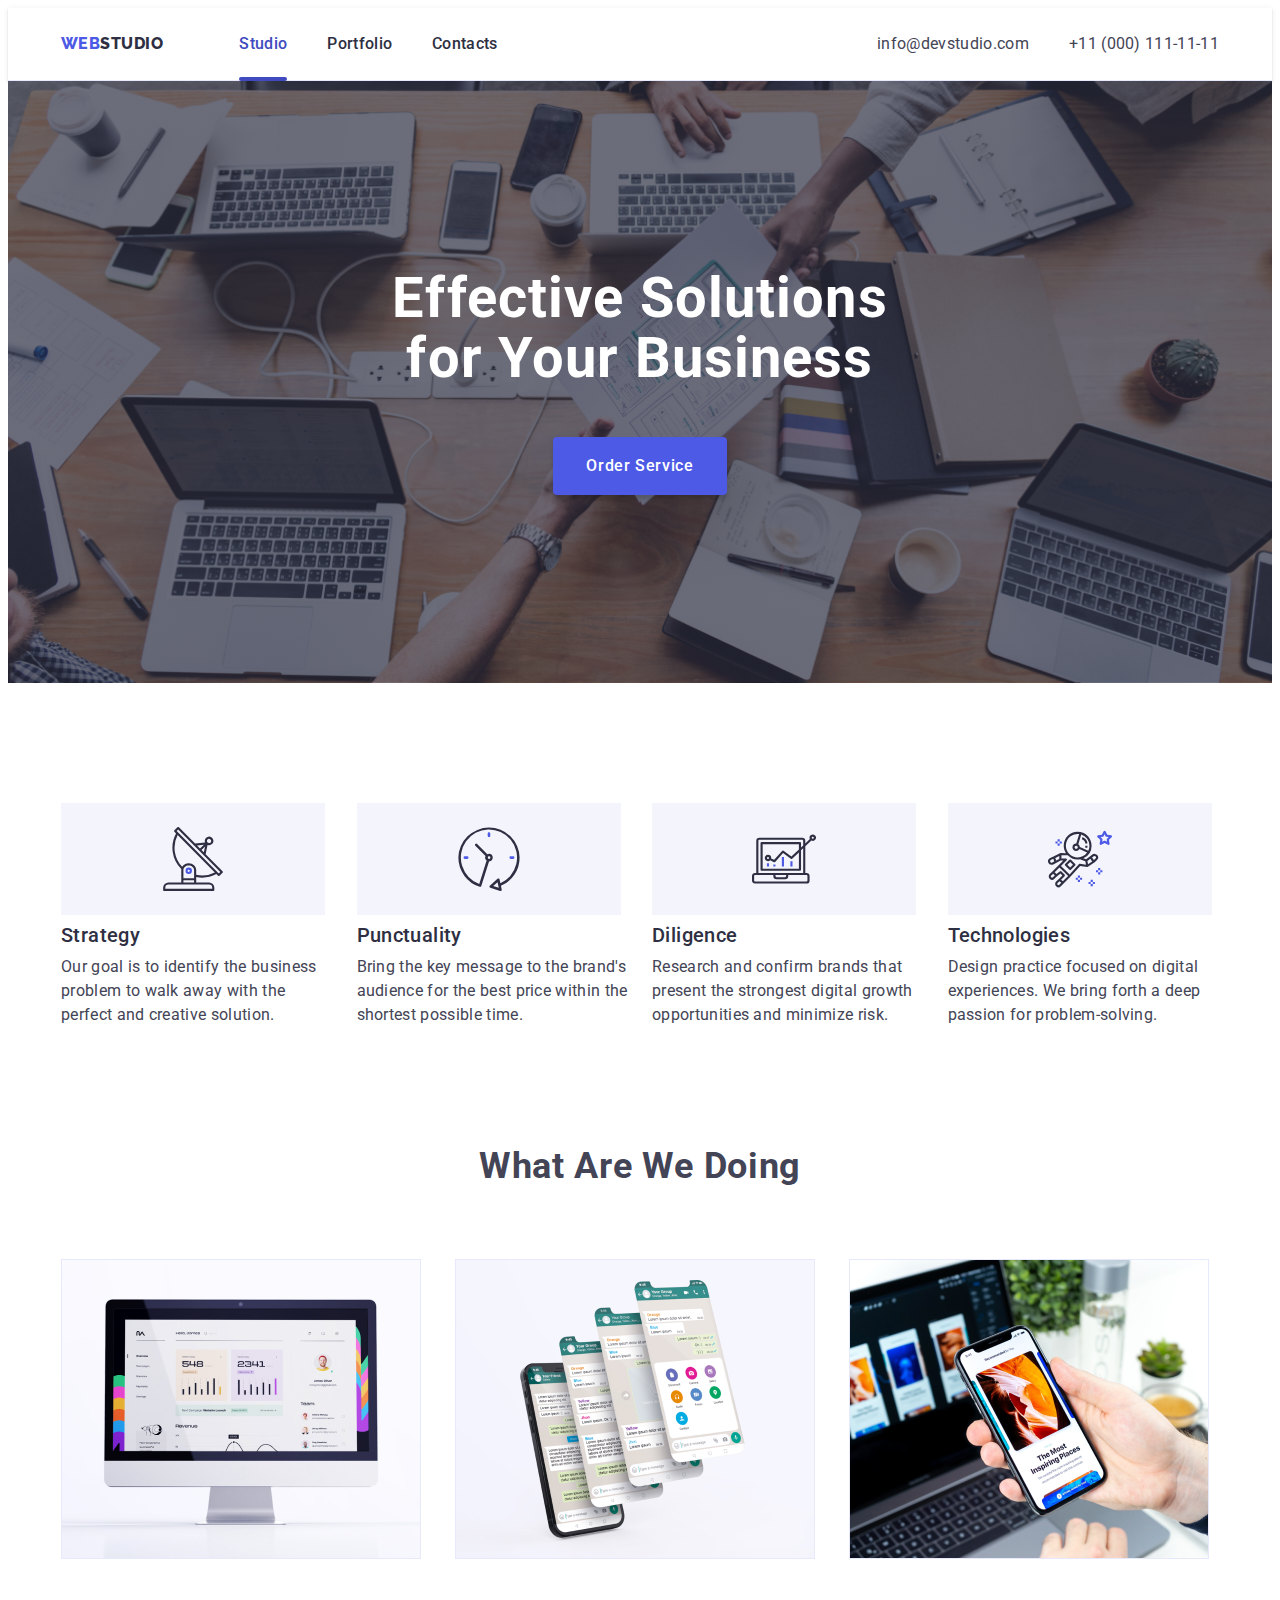
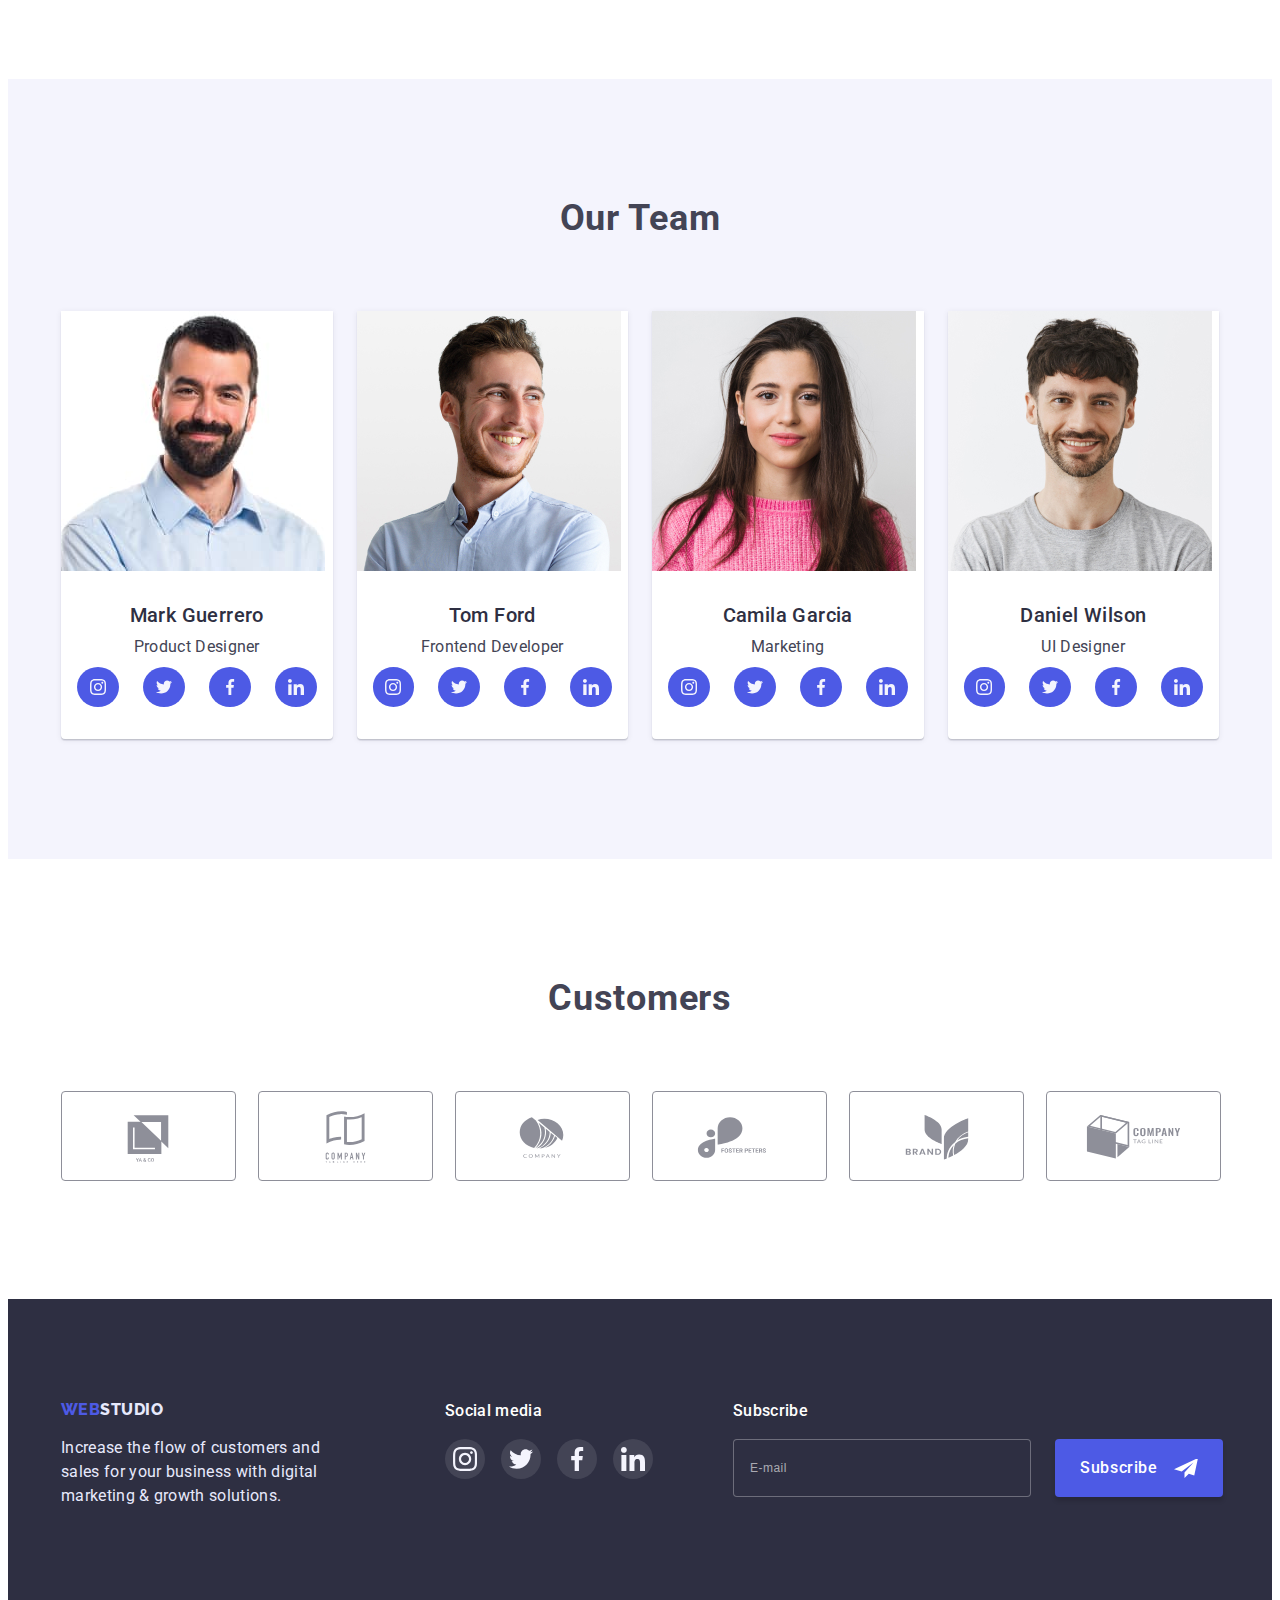
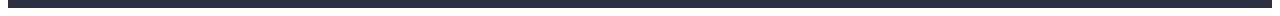
<file: index.html>
<!DOCTYPE html>
<html lang="en">
  <head>
    <meta charset="UTF-8" />
    <meta http-equiv="X-UA-Compatible" content="IE=edge" />
    <meta name="viewport" content="width=device-width, initial-scale=1.0" />
    <title>WebStudio</title>
    <link rel="preconnect" href="https://fonts.googleapis.com" />
    <link rel="preconnect" href="https://fonts.gstatic.com" crossorigin />
    <link
      href="https://fonts.googleapis.com/css2?family=Raleway:wght@800&family=Roboto:wght@400;500;700&display=swap"
      rel="stylesheet"
    />
    <link
      rel="stylesheet"
      href="https://cdnjs.cloudflare.com/ajax/libs/modern-normalize/1.1.0/modern-normalize.min.css"
      integrity="sha512-wpPYUAdjBVSE4KJnH1VR1HeZfpl1ub8YT/NKx4PuQ5NmX2tKuGu6U/JRp5y+Y8XG2tV+wKQpNHVUX03MfMFn9Q=="
      crossorigin="anonymous"
      referrerpolicy="no-referrer"
    />
    <link rel="stylesheet" href="./css/mobile.css" />
    <link
      rel="stylesheet"
      href="./css/tablet.css"
      media="screen and (min-width: 768px)"
    />
    <link
      rel="stylesheet"
      href="./css/descktop.css"
      media="screen and (min-width: 1200px)"
    />
  </head>
  <body>
    <!-- Header -->
    <header class="header">
      <div class="container header-container">
        <nav class="header-nav">
          <a href="./index.html" class="link logo"
            >Web<span class="part-logo">Studio</span></a
          >

          <ul class="header-menu">
            <li>
              <a href="" class="header-link link current">Studio</a>
            </li>
            <li>
              <a href="./portfolio.html" class="header-link link">Portfolio</a>
            </li>
            <li><a href="" class="header-link link">Contacts</a></li>
          </ul>
        </nav>
        <address class="address">
          <ul class="contacts-list">
            <li>
              <a href="mailto:info@devstudio.com" class="header-contacts link"
                >info@devstudio.com</a
              >
            </li>
            <li>
              <a href="tel:+110001111111" class="header-contacts link"
                >+11 (000) 111-11-11</a
              >
            </li>
          </ul>
        </address>
        <button type="button" class="header-burger js-open-menu">
          <svg class="burger" width="42" height="32">
            <use
              class="icon-burger"
              href="./images/sprite-burger.svg#icon-menu-burger"
            ></use>
          </svg>
        </button>
      </div>
    </header>
    <main>
      <!-- Hero -->
      <section class="hero">
        <div class="container">
          <h1 class="hero-title">Effective Solutions for Your Business</h1>
          <button type="button" class="hero-btn" data-modal-open>
            Order Service
          </button>
        </div>
      </section>

      <!-- Section feature -->
      <section class="section">
        <div class="container">
          <h2 class="visually-hidden">Our goal</h2>
          <ul class="feature-list">
            <li class="feature-item">
              <div class="feature-icon-container">
                <svg class="feature-icon">
                  <use href="./images/sprite.svg#icon-antenna"></use>
                </svg>
              </div>
              <h3 class="feature-title">Strategy</h3>
              <p class="feature-text">
                Our goal is to identify the business problem to walk away with
                the perfect and creative solution.
              </p>
            </li>
            <li class="feature-item">
              <div class="feature-icon-container">
                <svg class="feature-icon">
                  <use href="./images/sprite.svg#icon-clock"></use>
                </svg>
              </div>
              <h3 class="feature-title">Punctuality</h3>
              <p class="feature-text">
                Bring the key message to the brand's audience for the best price
                within the shortest possible time.
              </p>
            </li>
            <li class="feature-item">
              <div class="feature-icon-container">
                <svg class="feature-icon">
                  <use href="./images/sprite.svg#icon-diagram"></use>
                </svg>
              </div>
              <h3 class="feature-title">Diligence</h3>
              <p class="feature-text">
                Research and confirm brands that present the strongest digital
                growth opportunities and minimize risk.
              </p>
            </li>
            <li class="feature-item">
              <div class="feature-icon-container">
                <svg class="feature-icon">
                  <use href="./images/sprite.svg#icon-astronaut"></use>
                </svg>
              </div>
              <h3 class="feature-title">Technologies</h3>
              <p class="feature-text">
                Design practice focused on digital experiences. We bring forth a
                deep passion for problem-solving.
              </p>
            </li>
          </ul>
        </div>
      </section>

      <!-- Section 2 -->

      <section class="section sect-two">
        <div class="container">
          <h2 class="title">What are we doing</h2>
          <ul class="img-list">
            <li class="img-item">
              <img
                srcset="./images/img_1.jpg 1x, ./images/monitor@2x.jpg 2x"
                src="./images/img_1.jpg"
                alt="Monitor"
                width="360"
              />
            </li>
            <li class="img-item">
              <img
                srcset="./images/img_2.jpg 1x, ./images/mobile@2x.jpg 2x"
                src="./images/img_2.jpg"
                alt="Messenger"
                width="360"
              />
            </li>
            <li class="img-item">
              <img
                srcset="./images/img_3.jpg 1x, ./images/laptop@2x.jpg 2x"
                src="./images/img_3.jpg"
                alt="Mobile phone"
                width="360"
              />
            </li>
          </ul>
        </div>
      </section>

      <!--  Section our team -->

      <section class="section section-team">
        <div class="container">
          <h2 class="title-team">Our Team</h2>
          <ul class="card-list-container">
            <li class="team-card">
              <img
                srcset="./images/mark1x.jpg 1x, ./images/mark@2x.jpg 2x"
                src="./images/img.product_designer.jpg"
                alt="Mark Guerrero"
                width="264"
              />
              <div class="aside">
                <h3 class="name">Mark Guerrero</h3>
                <p class="profession">Product Designer</p>
                <ul class="socials-list">
                  <li class="socials-item">
                    <a class="socials-link" href=""
                      ><svg class="socials-icon">
                        <use href="./images/icons.svg#icon-instagram-2"></use>
                      </svg>
                    </a>
                  </li>
                  <li class="socials-item">
                    <a class="socials-link" href=""
                      ><svg class="socials-icon">
                        <use href="./images/icons.svg#icon-twitter-1"></use>
                      </svg>
                    </a>
                  </li>
                  <li class="socials-item">
                    <a class="socials-link" href=""
                      ><svg class="socials-icon">
                        <use href="./images/icons.svg#icon-facebook-1"></use>
                      </svg>
                    </a>
                  </li>
                  <li class="socials-item">
                    <a class="socials-link" href=""
                      ><svg class="socials-icon">
                        <use
                          href="./images/icons.svg#icon-linkedin-1"
                        ></use></svg
                    ></a>
                  </li>
                </ul>
              </div>
            </li>
            <li class="team-card">
              <img
                srcset="
                  ./images/img.frontend_developer.jpg 1x,
                  ./images/tom@2x.jpg                 2x
                "
                src="./images/img.frontend_developer.jpg"
                alt="Tom Ford"
                width="264"
              />
              <div class="aside">
                <h3 class="name">Tom Ford</h3>
                <p class="profession">Frontend Developer</p>
                <ul class="socials-list">
                  <li class="socials-item">
                    <a class="socials-link" href=""
                      ><svg class="socials-icon">
                        <use
                          href="./images/icons.svg#icon-instagram-2"
                        ></use></svg
                    ></a>
                  </li>
                  <li class="socials-item">
                    <a class="socials-link" href=""
                      ><svg class="socials-icon">
                        <use
                          href="./images/icons.svg#icon-twitter-1"
                        ></use></svg
                    ></a>
                  </li>
                  <li class="socials-item">
                    <a class="socials-link" href=""
                      ><svg class="socials-icon">
                        <use
                          href="./images/icons.svg#icon-facebook-1"
                        ></use></svg
                    ></a>
                  </li>
                  <li class="socials-item">
                    <a class="socials-link" href=""
                      ><svg class="socials-icon">
                        <use
                          href="./images/icons.svg#icon-linkedin-1"
                        ></use></svg
                    ></a>
                  </li>
                </ul>
              </div>
            </li>
            <li class="team-card">
              <img
                srcset="
                  ./images/img.marketing.jpg 1x,
                  ./images/camilla@2x.jpg    2x
                "
                src="./images/img.marketing.jpg"
                alt="Camila Garcia"
                width="264"
              />
              <div class="aside">
                <h3 class="name">Camila Garcia</h3>
                <p class="profession">Marketing</p>
                <ul class="socials-list">
                  <li class="socials-item">
                    <a class="socials-link" href=""
                      ><svg class="socials-icon">
                        <use
                          href="./images/icons.svg#icon-instagram-2"
                        ></use></svg
                    ></a>
                  </li>
                  <li class="socials-item">
                    <a class="socials-link" href=""
                      ><svg class="socials-icon">
                        <use
                          href="./images/icons.svg#icon-twitter-1"
                        ></use></svg
                    ></a>
                  </li>
                  <li class="socials-item">
                    <a class="socials-link" href=""
                      ><svg class="socials-icon">
                        <use
                          href="./images/icons.svg#icon-facebook-1"
                        ></use></svg
                    ></a>
                  </li>
                  <li class="socials-item">
                    <a class="socials-link" href=""
                      ><svg class="socials-icon">
                        <use
                          href="./images/icons.svg#icon-linkedin-1"
                        ></use></svg
                    ></a>
                  </li>
                </ul>
              </div>
            </li>
            <li class="team-card">
              <img
                srcset="
                  ./images/img.ui_designer.jpg 1x,
                  ./images/daniel@2x.jpg       2x
                "
                src="./images/img.ui_designer.jpg"
                alt="Daniel Wilson"
                width="264"
              />
              <div class="aside">
                <h3 class="name">Daniel Wilson</h3>
                <p class="profession">UI Designer</p>
                <ul class="socials-list">
                  <li class="socials-item">
                    <a class="socials-link" href=""
                      ><svg class="socials-icon">
                        <use
                          href="./images/icons.svg#icon-instagram-2"
                        ></use></svg
                    ></a>
                  </li>
                  <li class="socials-item">
                    <a class="socials-link" href=""
                      ><svg class="socials-icon">
                        <use
                          href="./images/icons.svg#icon-twitter-1"
                        ></use></svg
                    ></a>
                  </li>
                  <li class="socials-item">
                    <a class="socials-link" href=""
                      ><svg class="socials-icon">
                        <use
                          href="./images/icons.svg#icon-facebook-1"
                        ></use></svg
                    ></a>
                  </li>
                  <li class="socials-item">
                    <a class="socials-link" href=""
                      ><svg class="socials-icon">
                        <use
                          href="./images/icons.svg#icon-linkedin-1"
                        ></use></svg
                    ></a>
                  </li>
                </ul>
              </div>
            </li>
          </ul>
        </div>
      </section>

      <!-- Customers -->

      <section class="section customer-tablet">
        <div class="container">
          <h2 class="customers-title">Customers</h2>
          <ul class="company-list">
            <li class="company-item">
              <a class="company-link" href=""
                ><svg class="company-icon">
                  <use
                    href="./images/sprite-customer.svg#icon-logo-yaco"
                  ></use></svg
              ></a>
            </li>
            <li class="company-item">
              <a class="company-link" href=""
                ><svg class="company-icon">
                  <use
                    href="./images/sprite-customer.svg#icon-logo-here"
                  ></use></svg
              ></a>
            </li>
            <li class="company-item">
              <a class="company-link" href=""
                ><svg class="company-icon">
                  <use
                    href="./images/sprite-customer.svg#icon-logo-2"
                  ></use></svg
              ></a>
            </li>
            <li class="company-item">
              <a class="company-link" href=""
                ><svg class="company-icon">
                  <use
                    href="./images/sprite-customer.svg#icon-logo-fosters"
                  ></use></svg
              ></a>
            </li>
            <li class="company-item">
              <a class="company-link" href=""
                ><svg class="company-icon">
                  <use
                    href="./images/sprite-customer.svg#icon-logo-brand"
                  ></use></svg
              ></a>
            </li>
            <li class="company-item">
              <a class="company-link" href=""
                ><svg class="company-icon">
                  <use
                    href="./images/sprite-customer.svg#icon-logo-tagline"
                  ></use></svg
              ></a>
            </li>
          </ul>
        </div>
      </section>
    </main>

    <!--  Footer  -->

    <footer class="footer-tablet">
      <div class="container footer-container">
        <div class="footer-info">
          <a href="./index.html" class="link logo"
            >Web<span class="logo-foot">Studio</span></a
          >
          <p class="footer-text">
            Increase the flow of customers and sales for your business with
            digital marketing & growth solutions.
          </p>
        </div>
        <div class="social-block">
          <p class="footer-title">Social media</p>
          <ul class="media-list">
            <li class="media-item">
              <a class="media-link" href=""
                ><svg class="media-icon">
                  <use href="./images/icons.svg#icon-instagram-2"></use></svg
              ></a>
            </li>
            <li class="media-item">
              <a class="media-link" href=""
                ><svg class="media-icon">
                  <use href="./images/icons.svg#icon-twitter-1"></use></svg
              ></a>
            </li>
            <li class="media-item">
              <a class="media-link" href=""
                ><svg class="media-icon">
                  <use href="./images/icons.svg#icon-facebook-1"></use></svg
              ></a>
            </li>
            <li class="media-item">
              <a class="media-link" href="">
                <svg class="media-icon">
                  <use href="./images/icons.svg#icon-linkedin-1"></use>
                </svg>
              </a>
            </li>
          </ul>
        </div>

        <div class="div-subscribe">
          <p class="footer-title">Subscribe</p>
          <form
            class="form-subscribe"
            name="footer-form"
            autocomplete="off"
            novalidate
          >
            <input class="input-footer" type="email" placeholder="E-mail" />
            <button class="btn-subscribe" type="submit">
              Subscribe
              <svg class="svg-subscribe">
                <use href="./images/sprite-input.svg#icon-Frame"></use>
              </svg>
            </button>
          </form>
        </div>
      </div>
    </footer>

    <!-- Modal -->

    <div class="backdrop is-hidden" data-modal>
      <div class="modal">
        <button type="button" class="modal-close-btn" data-modal-close>
          <svg class="modal-close-btn-icon" width="8" height="8">
            <use href="./images/sprite-close.svg#icon-close-black"></use>
          </svg>
        </button>
        <p class="modal-title">Leave your contacts and we will call you back</p>

        <!--  Form   -->

        <form class="form" name="contact-form" autocomplete="off">
          <div class="form-field">
            <label class="form-label" for="user-name"
              ><span class="label-input-descr">Name</span></label
            >
            <span class="input-svg-wrapper">
              <input
                class="form-input"
                id="user-name"
                type="text"
                name="user-name"
                autofocus
                pattern="^[a-zA-Z-яА-Я]+" />
              <svg class="modal-icon">
                <use
                  href="./images/sprite-input.svg#icon-person-black"
                ></use></svg
            ></span>
          </div>
          <div class="form-field">
            <label class="form-label" for="user-phone"
              ><span class="label-input-descr">Phone</span></label
            >
            <span class="input-svg-wrapper">
              <input
                class="form-input"
                type="tel"
                name="user-phone"
                id="user-phone"
                pattern="^/+[0-9]{12}" />
              <svg class="modal-icon">
                <use
                  href="./images/sprite-input.svg#icon-phone-black"
                ></use></svg
            ></span>
          </div>
          <div class="form-field">
            <label class="form-label" for="user-email"
              ><span class="label-input-descr">Email</span></label
            >
            <span class="input-svg-wrapper">
              <input
                class="form-input"
                id="user-email"
                type="email"
                name="user-email" />
              <svg class="modal-icon">
                <use
                  href="./images/sprite-input.svg#icon-email-black"
                ></use></svg
            ></span>
          </div>
          <div class="comment">
            <label for="user-comment"
              ><span class="label-input-descr">Comment</span></label
            >
            <textarea
              class="textarea"
              name="user-comment"
              id="user-comment"
              placeholder="Text input"
            ></textarea>
          </div>
          <div class="checkbox-wrapper">
            <input
              class="checkbox-input"
              type="checkbox"
              name="privacy-policy"
              id="policy"
            />
            <span class="check-icon"
              ><svg><use href="./images/click.svg"></use></svg
            ></span>
            <label class="checkbox-descr" for="policy">
              I accept the terms and conditions of the
              <a class="policy-link" href=""> Privacy Policy</a></label
            >
          </div>

          <button class="modal-btn" type="submit">Send</button>
        </form>
      </div>
    </div>
    <!-- Modal mobile -->

    <div class="mobile-menu js-menu-container">
      <div class="mobile-menu-container">
        <button type="button" class="mob-modal-close-btn js-close-menu">
          <svg class="" width="8" height="8">
            <use
              class="icon-cross"
              href="./images/sprite-close.svg#icon-close-black"
            ></use>
          </svg>
        </button>
        <nav class="">
          <ul class="modal-nav-list">
            <li>
              <a href="" class="modal-link link current">Studio</a>
            </li>
            <li>
              <a href="./portfolio.html" class="modal-link link">Portfolio</a>
            </li>
            <li><a href="" class="modal-link link">Contacts</a></li>
          </ul>
        </nav>
        <div>
          <address class="mobile-adress">
            <ul class="mobile-contacts-list">
              <li>
                <a
                  href="mailto:info@devstudio.com"
                  class="mail mobile-contacts link"
                  >info@devstudio.com</a
                >
              </li>
              <li>
                <a href="tel:+110001111111" class="number mobile-contacts link"
                  >+11 (000) 111-11-11</a
                >
              </li>
            </ul>
          </address>
          <ul class="mob-soc-list">
            <li class="mob-soc-item">
              <a class="socials-link" href=""
                ><svg class="mob-socials-icon" width="24" height="24">
                  <use href="./images/icons.svg#icon-instagram-2"></use></svg
              ></a>
            </li>
            <li class="mob-soc-item">
              <a class="socials-link" href=""
                ><svg class="mob-socials-icon" width="24" height="24">
                  <use href="./images/icons.svg#icon-twitter-1"></use></svg
              ></a>
            </li>
            <li class="mob-soc-item">
              <a class="socials-link" href=""
                ><svg class="mob-socials-icon" width="24" height="24">
                  <use href="./images/icons.svg#icon-facebook-1"></use></svg
              ></a>
            </li>
            <li class="mob-soc-item">
              <a class="socials-link" href="">
                <svg class="mob-socials-icon" width="24" height="24">
                  <use href="./images/icons.svg#icon-linkedin-1"></use>
                </svg>
              </a>
            </li>
          </ul>
        </div>
      </div>
    </div>
    <script src="./js/modal.js"></script>
    <script src="./js/mobile-menu.js"></script>
  </body>
</html>
</file>
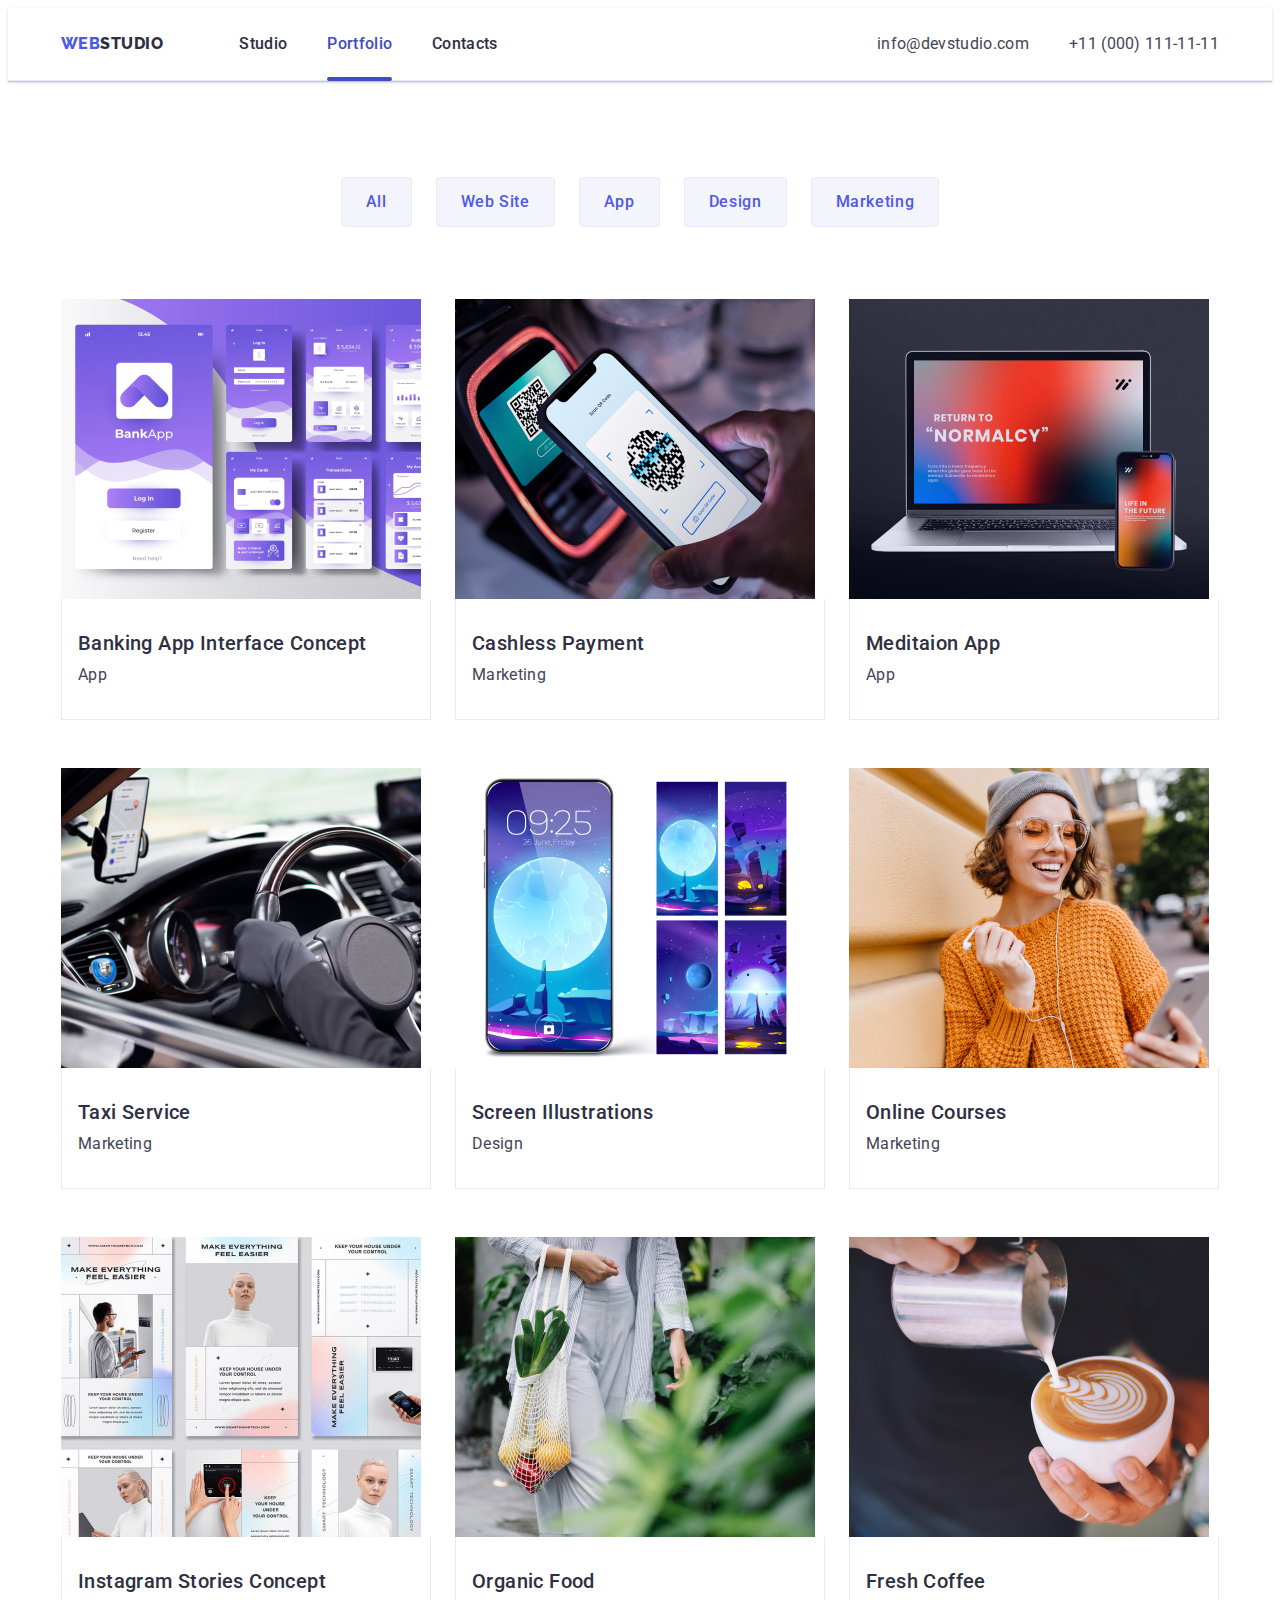
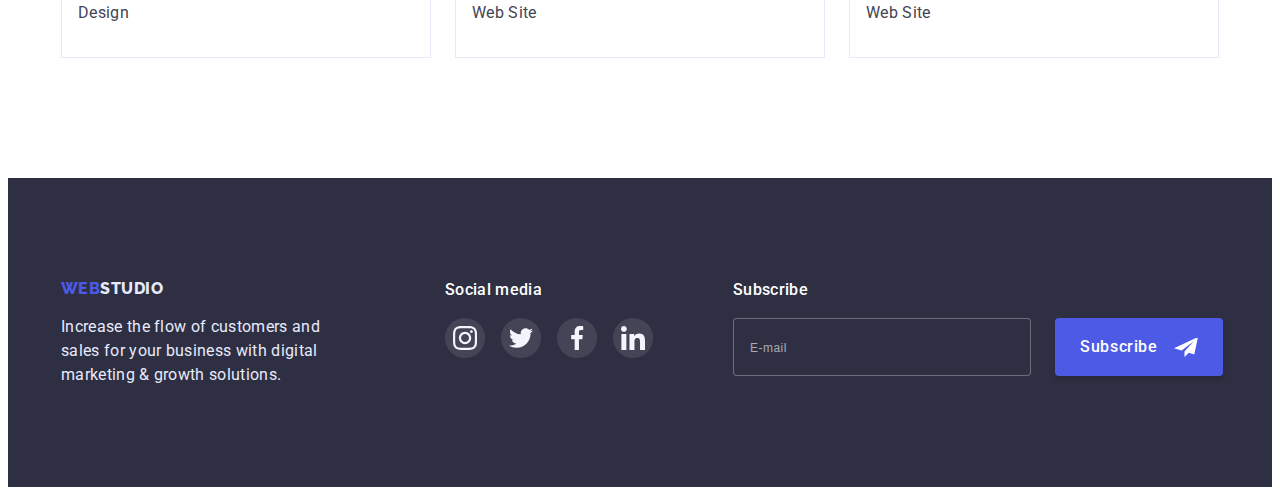
<file: portfolio.html>
<!DOCTYPE html>
<html lang="en">
  <head>
    <meta charset="UTF-8" />
    <meta http-equiv="X-UA-Compatible" content="IE=edge" />
    <meta name="viewport" content="width=device-width, initial-scale=1.0" />
    <title>WebStudio</title>
    <link rel="preconnect" href="https://fonts.googleapis.com" />
    <link rel="preconnect" href="https://fonts.gstatic.com" crossorigin />
    <link
      href="https://fonts.googleapis.com/css2?family=Raleway:wght@800&family=Roboto:wght@400;500;700&display=swap"
      rel="stylesheet"
    />
    <link
      rel="stylesheet"
      href="https://cdnjs.cloudflare.com/ajax/libs/modern-normalize/1.1.0/modern-normalize.min.css"
      integrity="sha512-wpPYUAdjBVSE4KJnH1VR1HeZfpl1ub8YT/NKx4PuQ5NmX2tKuGu6U/JRp5y+Y8XG2tV+wKQpNHVUX03MfMFn9Q=="
      crossorigin="anonymous"
      referrerpolicy="no-referrer"
    />
    <!-- <link rel="stylesheet" href="./css/style.css" /> -->

    <link rel="stylesheet" href="./css/mobile.css" />
    <link
      rel="stylesheet"
      href="./css/tablet.css"
      media="screen and (min-width: 768px)"
    />
    <link
      rel="stylesheet"
      href="./css/descktop.css"
      media="screen and (min-width: 1200px)"
    />
  </head>
  <body>
    <!-- Header -->

    <header class="header">
      <div class="container header-container">
        <nav class="header-nav">
          <a href="./index.html" class="link logo"
            >Web<span class="part-logo">Studio</span></a
          >
          <ul class="header-menu">
            <li>
              <a href="./index.html" class="header-link link">Studio</a>
            </li>
            <li>
              <a href="" class="header-link link current">Portfolio</a>
            </li>
            <li>
              <a href="" class="header-link link">Contacts</a>
            </li>
          </ul>
        </nav>
        <address class="address">
          <ul class="contacts-list">
            <li>
              <a href="mailto:info@devstudio.com" class="header-contacts link"
                >info@devstudio.com</a
              >
            </li>
            <li>
              <a href="tel:+110001111111" class="header-contacts link"
                >+11 (000) 111-11-11</a
              >
            </li>
          </ul>
        </address>
      </div>
    </header>
    <!-- Section portfolio -->
    <main>
      <section class="section-portfolio">
        <div class="container">
          <h1 class="visually-hidden">Portfolio</h1>

          <ul class="filters-container">
            <li>
              <button type="button" class="filters-btn">All</button>
            </li>
            <li>
              <button type="button" class="filters-btn">Web Site</button>
            </li>
            <li><button type="button" class="filters-btn">App</button></li>
            <li><button type="button" class="filters-btn">Design</button></li>
            <li>
              <button type="button" class="filters-btn">Marketing</button>
            </li>
          </ul>

          <!-- Portfolio card -->
          <ul class="portfolio-card">
            <li class="portfolio-item">
              <a href="" class="portfolio-link">
                <div class="img-wrapper">
                  <img
                    src="./images/img.bankapp.jpg"
                    alt="Banking App"
                    width="360"
                  />
                  <p class="overlay">
                    14 Stylish and User-Friendly App Design Concepts · Task
                    Manager App · Calorie Tracker App · Exotic Fruit Ecommerce
                    App · Cloud Storage App
                  </p>
                </div>
                <div class="project-content">
                  <h2 class="title-card">Banking App Interface Concept</h2>
                  <p class="card-descr">App</p>
                </div></a
              >
            </li>

            <li class="portfolio-item">
              <a href="" class="portfolio-link">
                <div class="img-wrapper">
                  <img
                    src="./images/img.payment.jpg"
                    alt="QR Code"
                    width="360"
                  />
                  <p class="overlay">
                    14 Stylish and User-Friendly App Design Concepts · Task
                    Manager App · Calorie Tracker App · Exotic Fruit Ecommerce
                    App · Cloud Storage App
                  </p>
                </div>
                <div class="project-content">
                  <h2 class="title-card">Cashless Payment</h2>
                  <p class="card-descr">Marketing</p>
                </div></a
              >
            </li>

            <li class="portfolio-item">
              <a href="" class="portfolio-link"
                ><div class="img-wrapper">
                  <img
                    src="./images/img.meditation.jpg"
                    alt="Laptop"
                    width="360"
                  />
                  <p class="overlay">
                    14 Stylish and User-Friendly App Design Concepts · Task
                    Manager App · Calorie Tracker App · Exotic Fruit Ecommerce
                    App · Cloud Storage App
                  </p>
                </div>
                <div class="project-content">
                  <h2 class="title-card">Meditaion App</h2>
                  <p class="card-descr">App</p>
                </div></a
              >
            </li>

            <li class="portfolio-item">
              <a href="" class="portfolio-link"
                ><div class="img-wrapper">
                  <img
                    src="./images/img.taxi.jpg"
                    alt="Car front panel"
                    width="360"
                  />
                  <p class="overlay">
                    14 Stylish and User-Friendly App Design Concepts · Task
                    Manager App · Calorie Tracker App · Exotic Fruit Ecommerce
                    App · Cloud Storage App
                  </p>
                </div>
                <div class="project-content">
                  <h2 class="title-card">Taxi Service</h2>
                  <p class="card-descr">Marketing</p>
                </div></a
              >
            </li>
            <li class="portfolio-item">
              <a href="" class="portfolio-link"
                ><div class="img-wrapper">
                  <img
                    src="./images/img.screen.jpg"
                    alt="Smartphone"
                    width="360"
                  />
                  <p class="overlay">
                    14 Stylish and User-Friendly App Design Concepts · Task
                    Manager App · Calorie Tracker App · Exotic Fruit Ecommerce
                    App · Cloud Storage App
                  </p>
                </div>
                <div class="project-content">
                  <h2 class="title-card">Screen Illustrations</h2>
                  <p class="card-descr">Design</p>
                </div></a
              >
            </li>
            <li class="portfolio-item">
              <a href="" class="portfolio-link"
                ><div class="img-wrapper">
                  <img src="./images/img.courses.jpg" alt="Woman" width="360" />
                  <p class="overlay">
                    14 Stylish and User-Friendly App Design Concepts · Task
                    Manager App · Calorie Tracker App · Exotic Fruit Ecommerce
                    App · Cloud Storage App
                  </p>
                </div>
                <div class="project-content">
                  <h2 class="title-card">Online Courses</h2>
                  <p class="card-descr">Marketing</p>
                </div></a
              >
            </li>
            <li class="portfolio-item">
              <a href="" class="portfolio-link"
                ><div class="img-wrapper">
                  <img
                    src="./images/img.instagram.jpg"
                    alt="Stories"
                    width="360"
                  />
                  <p class="overlay">
                    14 Stylish and User-Friendly App Design Concepts · Task
                    Manager App · Calorie Tracker App · Exotic Fruit Ecommerce
                    App · Cloud Storage App
                  </p>
                </div>
                <div class="project-content">
                  <h2 class="title-card">Instagram Stories Concept</h2>
                  <p class="card-descr">Design</p>
                </div></a
              >
            </li>
            <li class="portfolio-item">
              <a href="" class="portfolio-link"
                ><div class="img-wrapper">
                  <img
                    src="./images/img.food.jpg"
                    alt="String bag with vegetables"
                    width="360"
                  />
                  <p class="overlay">
                    14 Stylish and User-Friendly App Design Concepts · Task
                    Manager App · Calorie Tracker App · Exotic Fruit Ecommerce
                    App · Cloud Storage App
                  </p>
                </div>
                <div class="project-content">
                  <h2 class="title-card">Organic Food</h2>
                  <p class="card-descr">Web Site</p>
                </div></a
              >
            </li>
            <li class="portfolio-item">
              <a href="" class="portfolio-link"
                ><div class="img-wrapper">
                  <img
                    src="./images/img.coffe.jpg"
                    alt="Coffe cup"
                    width="360"
                  />
                  <p class="overlay">
                    14 Stylish and User-Friendly App Design Concepts · Task
                    Manager App · Calorie Tracker App · Exotic Fruit Ecommerce
                    App · Cloud Storage App
                  </p>
                </div>
                <div class="project-content">
                  <h2 class="title-card">Fresh Coffee</h2>
                  <p class="card-descr">Web Site</p>
                </div></a
              >
            </li>
          </ul>
        </div>
      </section>
    </main>
    <!-- Footer -->
    <footer>
      <div class="container footer-container">
        <div>
          <a href="./index.html" class="link logo"
            >Web<span class="logo-foot">Studio</span></a
          >
          <p class="footer-text">
            Increase the flow of customers and sales for your business with
            digital marketing & growth solutions.
          </p>
        </div>
        <div class="social-block">
          <p class="footer-title">Social media</p>
          <ul class="media-list">
            <li class="media-item">
              <a class="media-link" href=""
                ><svg class="media-icon">
                  <use href="./images/icons.svg#icon-instagram-2"></use></svg
              ></a>
            </li>
            <li class="media-item">
              <a class="media-link" href=""
                ><svg class="media-icon">
                  <use href="./images/icons.svg#icon-twitter-1"></use></svg
              ></a>
            </li>
            <li class="media-item">
              <a class="media-link" href=""
                ><svg class="media-icon">
                  <use href="./images/icons.svg#icon-facebook-1"></use></svg
              ></a>
            </li>
            <li class="media-item">
              <a class="media-link" href=""
                ><svg class="media-icon">
                  <use href="./images/icons.svg#icon-linkedin-1"></use></svg
              ></a>
            </li>
          </ul>
        </div>
        <div class="div-subscribe">
          <p class="footer-title">Subscribe</p>
          <form
            class="form-subscribe"
            name="footer-form"
            autocomplete="off"
            novalidate
          >
            <input class="input-footer" type="email" placeholder="E-mail" />
            <button class="btn-subscribe" type="submit">
              Subscribe
              <svg class="svg-subscribe">
                <use href="./images/sprite-input.svg#icon-Frame"></use>
              </svg>
            </button>
          </form>
        </div>
      </div>
    </footer>
  </body>
</html>
</file>
<file: css/mobile.css>
/*#region ---styles for base--- */
:root {
  --color-primary: #434455;
  --color-primary-dark: #2e2f42;
  --color-primary-inverted: #ffffff;
  --color-secondary: #404bbf;
  --color-brand: #4d5ae5;
}
p,
h1,
h2,
h3 {
  margin-top: 0;
  margin-bottom: 0;
}
body {
  font-family: "Roboto", sans-serif;
  font-size: 16px;
  background-color: var(--color-primary-inverted);
  color: var(--color-primary);
}
ul {
  list-style-type: none;
  margin: 0;
  padding: 0;
}
a {
  text-decoration: none;
}
img {
  display: block;
  max-width: 100%;
  height: auto;
}
.section {
  padding: 96px 0;
}
.container {
  width: 100%;
  max-width: 428px;
  margin: 0 auto;
  padding: 0 15px;
}
/*#endregion ---styles for base--- */

/*#region ---styles for header--- */

.header {
  border-bottom: 1px solid #e7e9fc;
  box-shadow: 0px 2px 1px rgba(46, 47, 66, 0.08),
    0px 1px 1px rgba(46, 47, 66, 0.16), 0px 1px 6px rgba(46, 47, 66, 0.08);
}
@media screen and (max-width: 767px) {
  .header {
    padding: 24px 0;
  }
}
.logo {
  font-family: "Raleway", sans-serif;
  color: var(--color-brand);
  text-transform: uppercase;
  line-height: 1.33;
  letter-spacing: 0.03em;
  font-weight: 800;
}
.header .logo {
  margin-right: 76px;
  padding: 24px 0;
}
.part-logo {
  color: var(--color-primary-dark);
}
.header-container {
  display: flex;
  align-items: center;
  justify-content: space-between;
}
.burger {
  display: flex;
  stroke: var(--color-primary-dark);
  width: 32px;
  height: 22px;
}
.header-burger {
  display: flex;
  align-items: center;
  justify-content: center;
  padding: 0;
  width: 40px;

  border: none;
  background-color: transparent;
  cursor: pointer;
}
@media screen and (max-width: 767px) {
  .header-menu,
  .address {
    display: none;
  }
}
/* mobile modal */

.mobile-menu {
  position: fixed;
  top: 0;
  width: 100%;

  height: 100%;
  background-color: #fcfcfc;
  transform: translateX(100%);
  transition: transform 500ms linear;
}
.mobile-menu.is-open {
  transform: translateX(0%);
}
.mobile-menu-container {
  position: relative;

  max-width: 480px;
  width: 100%;
  height: 100%;
  margin: auto;

  display: flex;
  flex-direction: column;
  justify-content: space-between;
  padding: 80px 40px 40px 40px;
}
.mob-modal-close-btn {
  position: absolute;
  top: 24px;
  right: 24px;

  display: flex;
  justify-content: center;
  align-items: center;

  width: 24px;
  height: 24px;

  border-radius: 50%;
  border: 1px solid rgba(0, 0, 0, 0.1);
  background-color: #e7e9fc;
  fill: #000000;
  cursor: pointer;

  transition: background-color 250ms cubic-bezier(0.4, 0, 0.2, 1),
    fill 250ms cubic-bezier(0.4, 0, 0.2, 1);
}
.modal-link {
  font-weight: 700;
  font-size: 36px;
  line-height: 1.11;
  letter-spacing: 0.02em;
  text-transform: capitalize;
  color: var(--color-primary-dark);
}
.modal-link:hover,
.modal-link:focus {
  color: var(--color-secondary);
}
.current {
  color: var(--color-secondary);
}
@media screen and (max-width: 767px) {
  .number {
    font-style: normal;
    font-weight: 600;
    font-size: 36px;
    line-height: 1.11;
    text-transform: capitalize;
    color: var(--color-brand);
  }
  .mail {
    font-style: normal;
    font-weight: 500;
    font-size: 20px;
    line-height: 24px;
    letter-spacing: 0.02em;
    color: #434455;
  }
}
/*
.mobile-contacts {
  font-style: normal;
  font-weight: 500;
  font-size: 20px;
  line-height: 24px;
  letter-spacing: 0.02em;
  color: #434455;
}
*/
.mob-socials-icon {
  width: 24px;
  height: 24px;
  fill: F4F4FD;
}
.socials-link {
  display: flex;
  align-items: center;
  justify-content: center;
  width: 100%;
  height: 100%;
  background-color: var(--color-brand);
  border-radius: 50%;
  transition: background-color 250ms cubic-bezier(0.4, 0, 0.2, 1);
}
.mob-soc-item {
  width: 40px;
  height: 40px;
  flex-basis: calc ((100% - 3 * 56px) / 4);
}
.mob-soc-list {
  display: flex;

  gap: 24px;
}
.modal-nav-list {
  display: flex;
  flex-direction: column;
  gap: 40px;
}
.mobile-contacts-list {
  display: flex;
  flex-direction: column-reverse;
  gap: 40px;
}
.mobile-adress {
  margin-bottom: 48px;
}
/*#endregion ---styles for header--- */

.hero {
  max-width: 1440px;
  margin: 0 auto;
  background-position: center;
  background-size: cover;
  background-repeat: no-repeat;
  text-align: center;
  padding: 112px 0;
  background-image: linear-gradient(
      rgba(46, 47, 66, 0.7),
      rgba(46, 47, 66, 0.7)
    ),
    url(../images/hero/mobile/hero-mobile1x.jpg);
}

@media (min-device-pixel-ratio: 2) and (max-width: 479px),
  (min-resolution: 192dpi) and (max-width: 479px),
  (min-resolution: 2dppx) and (max-width: 479px) {
  .hero {
    background-image: linear-gradient(
        rgba(46, 47, 66, 0.7),
        rgba(46, 47, 66, 0.7)
      ),
      url(../images/hero/mobile/hero-mobile2x.jpg);
  }
}

@media screen and (min-width: 480px) {
  .hero {
    background-image: linear-gradient(
        rgba(46, 47, 66, 0.7),
        rgba(46, 47, 66, 0.7)
      ),
      url(../images/hero/tablet/hero-tablet1x.jpg);
  }
}

@media (min-device-pixel-ratio: 2) and (min-width: 480px),
  (min-resolution: 192dpi) and (min-width: 480px),
  (min-resolution: 2dppx) and (min-width: 480px) {
  .hero {
    background-image: linear-gradient(
        rgba(46, 47, 66, 0.7),
        rgba(46, 47, 66, 0.7)
      ),
      url(../images/hero/tablet/hero-tablet2x.jpg);
  }
}

@media screen and (min-width: 768px) {
  .hero {
    background-image: linear-gradient(
        rgba(46, 47, 66, 0.7),
        rgba(46, 47, 66, 0.7)
      ),
      url(../images/hero/desctop/hero1x.jpg);
  }
}

@media (min-device-pixel-ratio: 2) and (min-width: 768px),
  (min-resolution: 192dpi) and (min-width: 768px),
  (min-resolution: 2dppx) and (min-width: 768px) {
  .hero {
    background-image: linear-gradient(
        rgba(46, 47, 66, 0.7),
        rgba(46, 47, 66, 0.7)
      ),
      url(../images/hero/desctop/hero2x.jpg);
  }
}
.hero-title {
  color: var(--color-primary-inverted);
  font-weight: 700;
  font-size: 36px;
  line-height: 1.11;
  letter-spacing: 0.02em;

  width: 100%;
  max-width: 320px;
  text-align: center;
  margin-left: auto;
  margin-right: auto;
  margin-bottom: 72px;
}
.hero-btn {
  font-family: inherit;
  background: var(--color-brand);
  color: var(--color-primary-inverted);
  box-shadow: 0px 4px 4px rgba(0, 0, 0, 0.15);
  cursor: pointer;
  border-radius: 4px;
  border: 1px solid transparent;

  font-weight: 500;
  font-size: 16px;
  line-height: 1.5;
  letter-spacing: 0.04em;

  padding: 16px 32px;
  transition: background-color 250ms cubic-bezier(0.4, 0, 0.2, 1);
}
.hero-btn:hover,
.hero-btn:focus {
  background: var(--color-secondary);
}
/*#endregion ---styles for hero--- */
/*#region --- modal hero --- */

.backdrop {
  position: fixed;
  top: 0;
  left: 0;
  width: 100%;
  height: 100%;
  background-color: rgba(46, 47, 66, 0.4);
  padding: 20px 0;

  display: flex;
  align-items: center;
  justify-content: center;

  transition: opacity 250ms cubic-bezier(0.4, 0, 0.2, 1),
    visibility 250ms cubic-bezier(0.4, 0, 0.2, 1);
}

.backdrop.is-hidden {
  opacity: 0;
  visibility: hidden;
  pointer-events: none;
}

.modal {
  position: absolute;
  max-width: 408px;

  width: 100%;

  background-color: #fcfcfc;
  box-shadow: 0px 1px 1px rgba(0, 0, 0, 0.14), 0px 1px 3px rgba(0, 0, 0, 0.12),
    0px 2px 1px rgba(0, 0, 0, 0.2);
  border-radius: 4px;
  transition: transform 500ms;

  padding: 72px 24px 24px 24px;
}
.backdrop.is-hidden .modal {
  transform: scale(0);
}
.modal-close-btn {
  position: absolute;
  top: 24px;
  right: 24px;

  display: flex;
  justify-content: center;
  align-items: center;

  width: 24px;
  height: 24px;

  border-radius: 50%;
  border: 1px solid rgba(0, 0, 0, 0.1);
  background-color: #e7e9fc;
  fill: #000000;
  cursor: pointer;

  transition: background-color 250ms cubic-bezier(0.4, 0, 0.2, 1),
    fill 250ms cubic-bezier(0.4, 0, 0.2, 1);
}
.modal-close-btn:hover,
.modal-close-btn:focus {
  fill: var(--color-primary-inverted);
  background-color: var(--color-secondary);
}
.modal-title {
  color: #2e2f42;
  font-weight: 500;
  font-size: 16px;
  line-height: 1.5;
  letter-spacing: 0.02em;

  width: 100%;
  max-width: 360px;
  text-align: center;
  margin-left: auto;
  margin-right: auto;
  margin-bottom: 16px;
}
.form {
}
.form-field {
  display: flex;
  flex-direction: column;
  margin-bottom: 8px;
}
.form-input {
  width: 100%;
  height: 40px;
  border: 1px solid rgba(33, 33, 33, 0.2);
  border-radius: 4px;
  padding: 8px 16px;
  padding-left: 38px;
  transition: border-color 250ms cubic-bezier(0.4, 0, 0.2, 1);
}
.form-input:focus {
  outline: none;
  border-color: var(--color-brand);
}
.label-input-descr {
  display: block;
  font-weight: 400;
  font-size: 12px;
  line-height: 1.17;
  letter-spacing: 0.04em;
  color: #8e8f99;
  margin-bottom: 4px;
}
.form-label {
}

.modal-btn {
  display: block;
  margin-right: auto;
  margin-left: auto;
  font-family: inherit;
  background: var(--color-brand);
  color: var(--color-primary-inverted);
  box-shadow: 0px 4px 4px rgba(0, 0, 0, 0.15);
  cursor: pointer;
  border-radius: 4px;
  border: 1px solid transparent;

  font-weight: 500;
  font-size: 16px;
  line-height: 1.5;
  letter-spacing: 0.04em;

  padding: 16px 32px;
  transition: background-color 250ms cubic-bezier(0.4, 0, 0.2, 1);
  width: 169px;
  height: 56px;
}
.modal-btn:hover,
.modal-btn:focus {
  background: var(--color-secondary);
}
.input-svg-wrapper {
  position: relative;
}
.modal-icon {
  position: absolute;
  top: 50%;
  left: 16px;
  transform: translateY(-50%);
  width: 18px;
  height: 18px;
  transition: fill 250ms cubic-bezier(0.4, 0, 0.2, 1);
}
.form-input:focus + .modal-icon {
  fill: var(--color-brand);
}
.textarea {
  resize: none;
  width: 100%;
  padding: 10px 16px;
  height: 120px;
  border: 1px solid rgba(33, 33, 33, 0.2);
  border-radius: 4px;
  transition: border-color 250ms cubic-bezier(0.4, 0, 0.2, 1);
}
.textarea:focus {
  outline: none;
  border-color: var(--color-brand);
}
.textarea::placeholder {
  font-weight: 400;
  font-size: 12px;
  line-height: 1.166;
  letter-spacing: 0.04em;
  color: rgba(117, 117, 117, 0.5);
}
.comment {
  display: flex;
  flex-direction: column;
  margin-bottom: 16px;
}
.check-icon {
  position: absolute;
  width: 16px;
  height: 16px;
  border-radius: 2px;
  border: 1.25px solid #2e2f42;
}
.checkbox-input {
  appearance: none;
}
.checkbox-descr {
  position: relative;
  font-weight: 400;
  font-size: 12px;
  line-height: 1.17;
  letter-spacing: 0.04em;
  color: #757575;
  padding-left: 24px;
}
.checkbox-wrapper {
  position: relative;
  display: flex;
  align-items: center;
  margin-bottom: 24px;
}
.checkbox-input:checked + .check-icon {
  background-image: url("../images/click.svg");
  background-color: var(--color-secondary);
  background-origin: border-box;
  background-size: contain;
  border: transparent;
}
.policy-link {
  text-decoration: underline;
  color: var(--color-brand);
}
/*#region ---styles for sect 2 --- */
@media screen and (max-width: 1199px) {
  .sect-two {
    display: none;
  }
}
/*#endregion ---styles for sect 2--- */

/* Section feature  mobile */
@media screen and (max-width: 767px) {
  .feature-item:not(:last-child) {
    margin-bottom: 72px;
  }
  .feature-title {
    text-align: center;
    margin-left: auto;
    margin-right: auto;
  }
}
.visually-hidden {
  position: absolute;
  white-space: nowrap;
  width: 1px;
  height: 1px;
  overflow: hidden;
  border: 0;
  padding: 0;
  clip: rect(0 0 0 0);
  clip-path: inset(50%);
  margin: -1px;
}

.feature-icon-container {
  display: none;
}

.feature-title {
  font-weight: 700;
  font-size: 36px;
  line-height: 1.11;
  letter-spacing: 0.02em;
  text-transform: capitalize;
  margin-bottom: 8px;
}
.feature-text {
  font-weight: 500;
  font-size: 16px;
  line-height: 1.5;
  letter-spacing: 0.02em;
}
/*#endregion ---styles for feature--- */
/*#region ---styles for our team--- */

@media screen and (max-width: 767px) {
  .team-card {
    max-width: 264px;
    width: 100%;
    flex-basis: 100%;
  }
  .card-list-container {
    gap: 72px;
  }
}
.socials-link {
  display: flex;
  align-items: center;
  justify-content: center;
  width: 100%;
  height: 100%;
  background-color: var(--color-brand);
  border-radius: 50%;
  transition: background-color 250ms cubic-bezier(0.4, 0, 0.2, 1);
}

.section-team {
  background-color: #f4f4fd;
}
.title-team {
  font-weight: 700;
  font-size: 36px;
  line-height: 1.11;
  letter-spacing: 0.02em;
  margin-bottom: 72px;
  text-align: center;
  margin-left: auto;
  margin-right: auto;
}
.team-card {
  background-color: var(--color-primary-inverted);
  box-shadow: 0px 1px 6px rgba(46, 47, 66, 0.08),
    0px 1px 1px rgba(46, 47, 66, 0.16), 0px 2px 1px rgba(46, 47, 66, 0.08);
  border-radius: 0px 0px 4px 4px;
  /*flex-basis: 100%;*/
}
.card-list-container {
  display: flex;
  flex-wrap: wrap;

  justify-content: center;
}

.name {
  color: var(--color-primary-dark);
  font-weight: 500;
  font-size: 20px;
  line-height: 1.2;
  letter-spacing: 0.02em;
}
.profession {
  font-size: 16px;
  line-height: 1.5;
  letter-spacing: 0.02em;
  margin-top: 8px;
  margin-bottom: 8px;
}
.aside {
  text-align: center;
  padding: 32px 16px;
}
.socials-list {
  display: flex;
  gap: 24px;
  justify-content: center;
}
.socials-icon {
  width: 16px;
  height: 16px;
  fill: F4F4FD;
}
.socials-link:hover,
.socials-link:focus {
  background-color: var(--color-secondary);
}
.socials-item {
  width: 40px;
  height: 40px;
  flex-basis: calc((100% - 3 * 24px) / 4);
}

/*#endregion ---styles for our team--- */
/*#region ---styles for customers --- */
/* customers */
@media screen and (max-width: 767px) {
  .company-list {
    display: flex;
    flex-wrap: wrap;
    column-gap: 16px;
    row-gap: 72px;
  }
  .company-item {
    width: 190px;
    height: 88px;
    flex-basis: calc((100% - 1 * 16px) / 2);
  }
  .company-icon {
    width: 104px;
    height: 56px;
    fill: #8e8f99;
    transition: fill 250ms cubic-bezier(0.4, 0, 0.2, 1);
  }
}

.company-link {
  display: flex;
  align-items: center;
  justify-content: center;
  width: 100%;
  height: 100%;
  border: 1px solid #8e8f99;
  border-radius: 4px;
  transition: border-color 250ms cubic-bezier(0.4, 0, 0.2, 1);
}
.company-link:hover .company-icon,
.company-link:focus .company-icon {
  fill: var(--color-secondary);
}
.company-link:hover,
.company-link:focus {
  border-color: var(--color-secondary);
}
.customers-title {
  font-weight: 700;
  font-size: 36px;
  line-height: 1.11;
  letter-spacing: 0.02em;
  margin-bottom: 72px;
  text-align: center;
  margin-left: auto;
  margin-right: auto;
}
/*#endregion ---styles for customers--- */
/*#region ---styles for footer --- */
/* footer mbl */

@media screen and (max-width: 767px) {
  .footer-text {
  }
  .social-block {
    text-align: center;
    width: 100%;
    max-width: 208px;
  }
  .input-footer {
    margin-bottom: 16px;
    width: 100%;
  }
  .footer-title {
  }
  .div-subscribe {
    text-align: center;
    width: 100%;
  }
  .footer-info {
    text-align: center;
  }
  .footer-container {
    display: flex;
    flex-direction: column;
    align-items: center;
    gap: 72px;
  }
}

footer {
  background-color: var(--color-primary-dark);
  padding-bottom: 96px;
  padding-top: 96px;
}

.logo-foot {
  color: #e7e9fc;
}
.footer-text {
  color: #e7e9fc;
  font-size: 16px;
  line-height: 1.5;
  letter-spacing: 0.02em;
  width: 264px;
  margin-top: 16px;
  text-align: start;
}
.social-block {
}
.footer-title {
  font-weight: 500;
  font-size: 16px;
  line-height: 1.5;
  letter-spacing: 0.02em;
  color: var(--color-primary-inverted);
  margin-bottom: 16px;
}
.media-list {
  display: flex;
  gap: 16px;
}
.media-item {
  width: 40px;
  height: 40px;
  flex-basis: calc((100% - 3 * 16px) / 4);
}
.media-link {
  display: flex;
  align-items: center;
  justify-content: center;
  width: 100%;
  height: 100%;
  background-color: rgba(255, 255, 255, 0.1);
  border-radius: 50%;
  transition: background-color 250ms cubic-bezier(0.4, 0, 0.2, 1);
}
.media-link:hover,
.media-link:focus {
  background-color: #31d0aa;
}
.media-icon {
  width: 24px;
  height: 24px;
  fill: #f4f4fd;
}

.input-footer {
  width: 100%;
  max-width: 398px;

  border: 1px solid rgba(255, 255, 255, 0.3);
  height: 40px;
  border-radius: 4px;
  color: var(--color-primary-inverted);
  background-color: #2e2f42;
  padding: 8px 16px;
  transition: border-color 250ms cubic-bezier(0.4, 0, 0.2, 1);
}
.input-footer:focus {
  outline: none;
  border-color: var(--color-brand);
}

.input-footer::placeholder {
  font-weight: 400;
  font-size: 12px;
  line-height: 2;
  letter-spacing: 0.04em;
  color: rgba(255, 255, 255, 0.6);
}

.btn-subscribe {
  display: flex;
  justify-content: center;
  align-items: center;

  font-family: inherit;
  background: var(--color-brand);
  color: var(--color-primary-inverted);
  box-shadow: 0px 4px 4px rgba(0, 0, 0, 0.15);
  cursor: pointer;
  border-radius: 4px;
  border: 1px solid transparent;

  font-weight: 500;
  font-size: 16px;
  line-height: 1.5;
  letter-spacing: 0.04em;
  /*margin-left: 24px;*/
  margin-right: auto;
  margin-left: auto;
  padding: 8px 24px 8px 24px;
  transition: background-color 250ms cubic-bezier(0.4, 0, 0.2, 1);
}
.svg-subscribe {
  width: 24px;
  height: 24px;
  fill: var(--color-primary-inverted);
  transition: fill 250ms cubic-bezier(0.4, 0, 0.2, 1);
  margin-left: 16px;
}

.btn-subscribe:hover,
.btn-subscribe:focus {
  background: var(--color-secondary);
}
/*#endregion ---styles for footer --- */
/*#region ---styles for portfolio--- */

.section-portfolio {
  padding-top: 96px;
  padding-bottom: 120px;
}
.filters-btn {
  font-family: inherit;
  background: #f4f4fd;
  border: 1px solid #e7e9fc;
  border-radius: 4px;
  font-weight: 500;
  font-size: 16px;
  line-height: 1.5;
  color: var(--color-brand);
  cursor: pointer;
  letter-spacing: 0.04em;
  padding: 12px 24px;
  align-items: center;
  transition: color 250ms cubic-bezier(0.4, 0, 0.2, 1),
    background-color 250ms cubic-bezier(0.4, 0, 0.2, 1),
    border-color 250ms cubic-bezier(0.4, 0, 0.2, 1),
    box-shadow 250ms cubic-bezier(0.4, 0, 0.2, 1);
}
.filters-btn:hover,
.filters-btn:focus {
  color: var(--color-primary-inverted);
  background-color: var(--color-secondary);
  box-shadow: 0px 3px 1px rgba(0, 0, 0, 0.1), 0px 2px 1px rgba(0, 0, 0, 0.08),
    0px 2px 2px rgba(0, 0, 0, 0.12);
  border-color: transparent;
}
.filters-container {
  display: flex;
  gap: 24px;
  justify-content: center;
  margin-bottom: 72px;
}
/* Portfolio card */
.portfolio-card {
  display: flex;
  flex-wrap: wrap;

  gap: 48px 24px;
}
.portfolio-item {
  flex-basis: calc((100% - 2 * 24px) / 3);
}
.portfolio-link {
  display: block;
  transition: box-shadow 250ms cubic-bezier(0.4, 0, 0.2, 1);
}
.portfolio-link:hover,
.portfolio-link:focus {
  box-shadow: 0px 1px 6px rgba(46, 47, 66, 0.08),
    0px 1px 1px rgba(46, 47, 66, 0.16), 0px 2px 1px rgba(46, 47, 66, 0.08);
}
.title-card {
  color: var(--color-primary-dark);
  font-weight: 500;
  font-size: 20px;
  line-height: 1.2;
  letter-spacing: 0.02em;
  margin-bottom: 8px;
}
.card-descr {
  color: var(--color-primary);
  font-size: 16px;
  line-height: 1.5;
  letter-spacing: 0.02em;
}
.project-content {
  padding: 32px 16px;

  border-left: 1px solid #e7e9fc;
  border-bottom: 1px solid #e7e9fc;
  border-right: 1px solid #e7e9fc;
}
/*  Overlay */
.img-wrapper {
  position: relative;
  overflow: hidden;
}
.overlay {
  position: absolute;
  font-weight: 400;
  font-size: 16px;
  line-height: 1.5;
  letter-spacing: 0.02em;
  color: #f4f4fd;
  background-color: #4d5ae5;
  padding: 32px 40px;

  width: 100%;
  height: 300px;
  left: 0px;
  top: 0px;

  transform: translate(0, 100%);
  transition: transform 250ms cubic-bezier(0.4, 0, 0.2, 1);
}
.portfolio-link:hover .overlay,
.portfolio-link:focus .overlay {
  transform: translate(0, 0);
}
/*#endregion ---styles for portfolio--- */
</file>
<file: css/tablet.css>
.container {
  max-width: 768px;
}
@media screen and (max-width: 1199px) {
  .section-team .container,
  .customer-tablet .container,
  .footer-tablet .container {
    max-width: 582px;
  }
}
/*#region ---styles for header--- */

.header-burger,
.mobile-menu {
  display: none;
}

.header-nav {
  display: flex;
  align-items: center;
}

.contacts-list {
  display: flex;
  flex-direction: column;
  gap: 12px;
  align-items: center;
}
.header-contacts {
  line-height: 1.17;
  letter-spacing: 0.02em;
  color: var(--color-primary);
  font-style: normal;
  font-size: 12px;
  font-weight: 400;

  display: block;

  transition: color 250ms cubic-bezier(0.4, 0, 0.2, 1);
}

.header-contacts:hover,
.header-contacts:focus {
  color: var(--color-secondary);
}
.header-link {
  position: relative;
  line-height: 1.5;
  letter-spacing: 0.02em;
  color: var(--color-primary-dark);
  font-style: normal;
  font-size: 16px;
  font-weight: 500;

  display: block;
  padding: 24px 0;
  transition: color 250ms cubic-bezier(0.4, 0, 0.2, 1);
}
.header-link:hover,
.header-link:focus {
  color: var(--color-secondary);
}
.header-menu {
  display: flex;
  gap: 40px;
}
.header-link.current::after {
  position: absolute;
  bottom: -1px;
  content: "";
  display: block;
  width: 100%;
  height: 4px;
  background-color: currentColor;
  border-radius: 2px;
}
.current {
  color: var(--color-secondary);
}
/*#endregion ---styles for header --- */
/*#region ---styles for hero --- */
.hero-title {
  font-size: 56px;
  line-height: 1.07;
  max-width: 496px;

  margin-bottom: 48px;
}
/*#endregion ---styles for hero --- */
/*#region ---styles for feature --- */
@media screen and (max-width: 1199px) {
  .feature-list {
    display: flex;
    flex-wrap: wrap;
    gap: 72px 24px;
  }
  .feature-title {
    font-weight: 700;
  }
  .feature-item {
    flex-basis: calc((100% - 1 * 24px) / 2);
  }
}
.feature-icon-container {
  display: none;
}

/*#endregion ---styles for feature--- */
/*#region ---styles for our team--- */

@media screen and (max-width: 1199px) {
  .card-list-container {
    gap: 64px 24px;
  }
  .team-card {
    width: 100%;
    max-width: 264px;
    flex-basis: calc((100% - 1 * 24px) / 2);
  }
}
/* customers */
@media screen and (max-width: 1199px) {
  .company-item {
    width: 168px;
    height: 88px;
    flex-basis: calc((100% - 2 * 24px) / 3);
  }
  .company-icon {
    width: 104px;
    height: 56px;
    fill: #8e8f99;
    transition: fill 250ms cubic-bezier(0.4, 0, 0.2, 1);
  }
  .company-list {
    display: flex;
    flex-wrap: wrap;
    column-gap: 24px;
    row-gap: 72px;
  }
}
/* footer tabl */
@media screen and (max-width: 1199px) {
  .footer-container {
    display: flex;
    flex-wrap: wrap;
    gap: 72px 24px;
  }
  .form-subscribe {
    display: flex;
  }
  .btn-subscribe {
    margin-left: 24px;
  }
  .input-footer {
    width: auto;
    min-width: 264px;
  }
}
</file>
<file: css/descktop.css>
.section {
  padding: 120px 0;
}
.container {
  max-width: 1158px;
}

/* Header */
/* Descktop-header */

.contacts-list {
  flex-direction: row;
  gap: 40px;
}
.header-contacts {
  line-height: 1.5;
  font-size: 16px;
  padding: 24px 0;
}
/* Hero */
.hero {
  padding: 188px 0;
}
/* Section feature */

@media screen and (min-width: 1200px) {
  .feature-list {
    display: flex;
    gap: 24px;
  }
  .feature-item {
    flex-basis: calc((100% - 3 * 24px) / 4);
  }
  .feature-icon-container {
    display: flex;
    justify-content: center;
    align-items: center;
    height: 112px;
    width: 264px;
    background-color: #f4f4fd;
    margin-bottom: 8px;
  }
  .feature-icon {
    width: 64px;
    height: 64px;
  }
  .feature-title {
    color: var(--color-primary-dark);
    font-weight: 500;
    font-size: 20px;
    line-height: 1.2;
    letter-spacing: 0.02em;

    margin-bottom: 8px;
  }
  .feature-text {
    font-weight: 400;
  }
}
/*
.feature-list {
  display: flex;
  gap: 24px;
}
.feature-item {
  flex-basis: calc((100% - 3 * 24px) / 4);
}
.feature-title {
  color: var(--color-primary-dark);
  font-weight: 500;
  font-size: 20px;
  line-height: 1.2;
  letter-spacing: 0.02em;
  margin-bottom: 8px;
}
*/
/*.feature-text {
  font-size: 16px;
  line-height: 1.5;
  letter-spacing: 0.02em;
}
/*
.feature-icon-container {
  display: flex;
  justify-content: center;
  align-items: center;
  height: 112px;
  width: 264px;
  background-color: #f4f4fd;
  margin-bottom: 8px;
}
.feature-icon {
  width: 64px;
  height: 64px;
}
*/
/* Section 2  what are we */

@media screen and (min-width: 1200px) {
  .title {
    font-weight: 700;
    font-size: 36px;
    line-height: 1.11;
    letter-spacing: 0.02em;
    margin-bottom: 72px;
    text-align: center;
    text-transform: capitalize;
  }
  .img-list {
    display: flex;
    gap: 24px;
  }
  .img-item {
    flex-basis: calc((100% - 2 * 24px) / 3);
  }
  .sect-two {
    padding-top: 0;
  }
}
/* Section our team */
@media screen and (min-width: 1200px) {
}
.section-team {
  background-color: #f4f4fd;
}
.title-team {
  font-weight: 700;
  font-size: 36px;
  line-height: 1.11;
  letter-spacing: 0.02em;
  margin-bottom: 72px;
  text-align: center;
  margin-left: auto;
  margin-right: auto;
}
.team-card {
  background-color: var(--color-primary-inverted);
  box-shadow: 0px 1px 6px rgba(46, 47, 66, 0.08),
    0px 1px 1px rgba(46, 47, 66, 0.16), 0px 2px 1px rgba(46, 47, 66, 0.08);
  border-radius: 0px 0px 4px 4px;
  flex-basis: calc((100% - 3 * 24px) / 4);
}
.card-list-container {
  display: flex;
  gap: 24px;
  justify-content: center;
}
.name {
  color: var(--color-primary-dark);
  font-weight: 500;
  font-size: 20px;
  line-height: 1.2;
  letter-spacing: 0.02em;
}
.profession {
  font-size: 16px;
  line-height: 1.5;
  letter-spacing: 0.02em;
  margin-top: 8px;
  margin-bottom: 8px;
}
.aside {
  text-align: center;
  padding: 32px 16px;
}
.socials-list {
  display: flex;
  gap: 24px;
  justify-content: center;
}
.socials-icon {
  width: 16px;
  height: 16px;
  fill: F4F4FD;
}
.socials-link:hover,
.socials-link:focus {
  background-color: var(--color-secondary);
}
.socials-item {
  width: 40px;
  height: 40px;
  flex-basis: calc((100% - 3 * 24px) / 4);
}
.socials-link {
  display: flex;
  align-items: center;
  justify-content: center;
  width: 100%;
  height: 100%;
  background-color: var(--color-brand);
  border-radius: 50%;
  transition: background-color 250ms cubic-bezier(0.4, 0, 0.2, 1);
}

/* Customers */

@media screen and (min-width: 1200px) {
  .company-list {
    display: flex;
    gap: 24px;
  }
  .company-item {
    width: 168px;
    height: 88px;
    flex-basis: calc((100% - 5 * 24px) / 6);
  }
  .company-icon {
    width: 104px;
    height: 56px;
    fill: #8e8f99;
    transition: fill 250ms cubic-bezier(0.4, 0, 0.2, 1);
  }
}
/*.company-link {
  display: flex;
  align-items: center;
  justify-content: center;
  width: 100%;
  height: 100%;
  border: 1px solid #8e8f99;
  border-radius: 4px;
  transition: border-color 250ms cubic-bezier(0.4, 0, 0.2, 1);
}
.company-link:hover .company-icon,
.company-link:focus .company-icon {
  fill: var(--color-secondary);
}
.company-link:hover,
.company-link:focus {
  border-color: var(--color-secondary);
}
*/
/* Footer */

footer {
  padding-bottom: 100px;
  padding-top: 100px;
}
.footer-container {
  display: flex;
}
.logo-foot {
  color: #e7e9fc;
}
.footer-text {
  color: #e7e9fc;
  line-height: 1.5;
  letter-spacing: 0.02em;
  width: 264px;
  margin-top: 16px;
}
.social-block {
  margin-left: 120px;
}
.footer-title {
  font-weight: 500;
  font-size: 16px;
  line-height: 1.5;
  letter-spacing: 0.02em;
  color: var(--color-primary-inverted);
  margin-bottom: 16px;
}
.media-list {
  display: flex;
  gap: 16px;
}
.media-item {
  width: 40px;
  height: 40px;
  flex-basis: calc((100% - 3 * 16px) / 4);
}
.media-link {
  display: flex;
  align-items: center;
  justify-content: center;
  width: 100%;
  height: 100%;
  background-color: rgba(255, 255, 255, 0.1);
  border-radius: 50%;
  transition: background-color 250ms cubic-bezier(0.4, 0, 0.2, 1);
}
.media-link:hover,
.media-link:focus {
  background-color: #31d0aa;
}
.media-icon {
  width: 24px;
  height: 24px;
  fill: #f4f4fd;
}
.div-subscribe {
  margin-left: 80px;
}
.form-subscribe {
  display: flex;
}

.input-footer {
  width: 264px;
  border: 1px solid rgba(255, 255, 255, 0.3);
  height: 40px;
  border-radius: 4px;
  color: var(--color-primary-inverted);
  background-color: #2e2f42;
  padding: 8px 16px;
  transition: border-color 250ms cubic-bezier(0.4, 0, 0.2, 1);
}
.input-footer:focus {
  outline: none;
  border-color: var(--color-brand);
}

.input-footer::placeholder {
  font-weight: 400;
  font-size: 12px;
  line-height: 2;
  letter-spacing: 0.04em;
  color: rgba(255, 255, 255, 0.6);
}

.btn-subscribe {
  /* display: flex;
  justify-content: center;
  align-items: center;
  
  font-family: inherit;
  background: var(--color-brand);
  color: var(--color-primary-inverted);
  box-shadow: 0px 4px 4px rgba(0, 0, 0, 0.15);
  cursor: pointer;
  border-radius: 4px;
  border: 1px solid transparent;

  font-weight: 500;
  font-size: 16px;
  line-height: 1.5;
  letter-spacing: 0.04em;*/
  margin-left: 24px;
  /* padding: 8px 24px 8px 24px;
  transition: background-color 250ms cubic-bezier(0.4, 0, 0.2, 1);*/
}
.svg-subscribe {
  width: 24px;
  height: 24px;
  fill: var(--color-primary-inverted);
  transition: fill 250ms cubic-bezier(0.4, 0, 0.2, 1);
  margin-left: 16px;
}

.btn-subscribe:hover,
.btn-subscribe:focus {
  background: var(--color-secondary);
}
/* Portfolio */
/*
.section-portfolio {
  padding-top: 96px;
  padding-bottom: 120px;
}
.filters-btn {
  font-family: inherit;
  background: #f4f4fd;
  border: 1px solid #e7e9fc;
  border-radius: 4px;
  font-weight: 500;
  font-size: 16px;
  line-height: 1.5;
  color: var(--color-brand);
  cursor: pointer;
  letter-spacing: 0.04em;
  padding: 12px 24px;
  align-items: center;
  transition: color 250ms cubic-bezier(0.4, 0, 0.2, 1),
    background-color 250ms cubic-bezier(0.4, 0, 0.2, 1),
    border-color 250ms cubic-bezier(0.4, 0, 0.2, 1),
    box-shadow 250ms cubic-bezier(0.4, 0, 0.2, 1);
}
.filters-btn:hover,
.filters-btn:focus {
  color: var(--color-primary-inverted);
  background-color: var(--color-secondary);
  box-shadow: 0px 3px 1px rgba(0, 0, 0, 0.1), 0px 2px 1px rgba(0, 0, 0, 0.08),
    0px 2px 2px rgba(0, 0, 0, 0.12);
  border-color: transparent;
}
.filters-container {
  display: flex;
  gap: 24px;
  justify-content: center;
  margin-bottom: 72px;
}
/* Portfolio card */
/*.portfolio-card {
  display: flex;
  flex-wrap: wrap;

  gap: 48px 24px;
}
.portfolio-item {
  flex-basis: calc((100% - 2 * 24px) / 3);
}
.portfolio-link {
  display: block;
  transition: box-shadow 250ms cubic-bezier(0.4, 0, 0.2, 1);
}
.portfolio-link:hover,
.portfolio-link:focus {
  box-shadow: 0px 1px 6px rgba(46, 47, 66, 0.08),
    0px 1px 1px rgba(46, 47, 66, 0.16), 0px 2px 1px rgba(46, 47, 66, 0.08);
}
.title-card {
  color: var(--color-primary-dark);
  font-weight: 500;
  font-size: 20px;
  line-height: 1.2;
  letter-spacing: 0.02em;
  margin-bottom: 8px;
}
.card-descr {
  color: var(--color-primary);
  font-size: 16px;
  line-height: 1.5;
  letter-spacing: 0.02em;
}
.project-content {
  padding: 32px 16px;

  border-left: 1px solid #e7e9fc;
  border-bottom: 1px solid #e7e9fc;
  border-right: 1px solid #e7e9fc;
}*/
/*  Overlay */
/*.img-wrapper {
  position: relative;
  overflow: hidden;
}
.overlay {
  position: absolute;
  font-weight: 400;
  font-size: 16px;
  line-height: 1.5;
  letter-spacing: 0.02em;
  color: #f4f4fd;
  background-color: #4d5ae5;
  padding: 32px 40px;

  width: 100%;
  height: 300px;
  left: 0px;
  top: 0px;

  transform: translate(0, 100%);
  transition: transform 250ms cubic-bezier(0.4, 0, 0.2, 1);
}
.portfolio-link:hover .overlay,
.portfolio-link:focus .overlay {
  transform: translate(0, 0);
}
*/
/* Modal */

/*.backdrop {
  position: fixed;
  top: 0;
  left: 0;
  width: 100%;
  height: 100%;
  background-color: rgba(46, 47, 66, 0.4);
  padding: 20px 0;

  display: flex;
  align-items: center;
  justify-content: center;

  transition: opacity 250ms cubic-bezier(0.4, 0, 0.2, 1),
    visibility 250ms cubic-bezier(0.4, 0, 0.2, 1);
}

.backdrop.is-hidden {
  opacity: 0;
  visibility: hidden;
  pointer-events: none;
}

.modal {
  position: absolute;
  max-width: 408px;
  max-height: 584px;
  width: 100%;
  height: 100%;
  background-color: #fcfcfc;
  box-shadow: 0px 1px 1px rgba(0, 0, 0, 0.14), 0px 1px 3px rgba(0, 0, 0, 0.12),
    0px 2px 1px rgba(0, 0, 0, 0.2);
  border-radius: 4px;
  transition: transform 500ms;

  padding: 72px 24px 24px 24px;
}
.backdrop.is-hidden .modal {
  transform: scale(0);
}
.modal-close-btn {
  position: absolute;
  top: 24px;
  right: 24px;

  display: flex;
  justify-content: center;
  align-items: center;

  width: 24px;
  height: 24px;

  border-radius: 50%;
  border: 1px solid rgba(0, 0, 0, 0.1);
  background-color: #e7e9fc;
  fill: #000000;
  cursor: pointer;

  transition: background-color 250ms cubic-bezier(0.4, 0, 0.2, 1),
    fill 250ms cubic-bezier(0.4, 0, 0.2, 1);
}
.modal-close-btn:hover,
.modal-close-btn:focus {
  fill: var(--color-primary-inverted);
  background-color: var(--color-secondary);
}
.modal-title {
  color: #2e2f42;
  font-weight: 500;
  font-size: 16px;
  line-height: 1.5;
  letter-spacing: 0.02em;

  width: 100%;
  max-width: 360px;
  text-align: center;
  margin-left: auto;
  margin-right: auto;
  margin-bottom: 16px;
}
.form {
}
.form-field {
  display: flex;
  flex-direction: column;
  margin-bottom: 8px;
}
.form-input {
  width: 100%;
  height: 40px;
  border: 1px solid rgba(33, 33, 33, 0.2);
  border-radius: 4px;
  padding: 8px 16px;
  padding-left: 38px;
  transition: border-color 250ms cubic-bezier(0.4, 0, 0.2, 1);
}
.form-input:focus {
  outline: none;
  border-color: var(--color-brand);
}
.label-input-descr {
  display: block;
  font-weight: 400;
  font-size: 12px;
  line-height: 1.17;
  letter-spacing: 0.04em;
  color: #8e8f99;
  margin-bottom: 4px;
}
.form-label {
}

.modal-btn {
  display: block;
  margin-right: auto;
  margin-left: auto;
  font-family: inherit;
  background: var(--color-brand);
  color: var(--color-primary-inverted);
  box-shadow: 0px 4px 4px rgba(0, 0, 0, 0.15);
  cursor: pointer;
  border-radius: 4px;
  border: 1px solid transparent;

  font-weight: 500;
  font-size: 16px;
  line-height: 1.5;
  letter-spacing: 0.04em;

  padding: 16px 32px;
  transition: background-color 250ms cubic-bezier(0.4, 0, 0.2, 1);
  width: 169px;
  height: 56px;
}
.modal-btn:hover,
.modal-btn:focus {
  background: var(--color-secondary);
}
.input-svg-wrapper {
  position: relative;
}
.modal-icon {
  position: absolute;
  top: 50%;
  left: 16px;
  transform: translateY(-50%);
  width: 18px;
  height: 18px;
  transition: fill 250ms cubic-bezier(0.4, 0, 0.2, 1);
}
.form-input:focus + .modal-icon {
  fill: var(--color-brand);
}
.textarea {
  resize: none;
  width: 100%;
  padding: 10px 16px;
  height: 120px;
  border: 1px solid rgba(33, 33, 33, 0.2);
  border-radius: 4px;
  transition: border-color 250ms cubic-bezier(0.4, 0, 0.2, 1);
}
.textarea:focus {
  outline: none;
  border-color: var(--color-brand);
}
.textarea::placeholder {
  font-weight: 400;
  font-size: 12px;
  line-height: 1.166;
  letter-spacing: 0.04em;
  color: rgba(117, 117, 117, 0.5);
}
.comment {
  display: flex;
  flex-direction: column;
  margin-bottom: 16px;
}
.check-icon {
  position: absolute;
  width: 16px;
  height: 16px;
  border-radius: 2px;
  border: 1.25px solid #2e2f42;
}
.checkbox-input {
  appearance: none;
}
.checkbox-descr {
  position: relative;
  font-weight: 400;
  font-size: 12px;
  line-height: 1.17;
  letter-spacing: 0.04em;
  color: #757575;
  padding-left: 24px;
}
.checkbox-wrapper {
  position: relative;
  display: flex;
  align-items: center;
  margin-bottom: 24px;
}
.checkbox-input:checked + .check-icon {
  background-image: url("../images/click.svg");
  background-color: var(--color-secondary);
  background-origin: border-box;
  background-size: contain;
  border: transparent;
}
.policy-link {
  text-decoration: underline;
  color: var(--color-brand);
}
*/
</file>
<file: css/style.css>
:root {
  --color-primary: #434455;
  --color-primary-dark: #2e2f42;
  --color-primary-inverted: #ffffff;
  --color-secondary: #404bbf;
  --color-brand: #4d5ae5;
}

p,
h1,
h2,
h3 {
  margin-top: 0;
  margin-bottom: 0;
}
.section {
  padding: 120px 0;
}
.container {
  width: 100%;
  max-width: 1158px;
  margin: 0 auto;
  padding: 0 15px;
}

body {
  font-family: "Roboto", sans-serif;
  font-size: 16px;
  background-color: var(--color-primary-inverted);
  color: var(--color-primary);
}
ul {
  list-style-type: none;
  margin: 0;
  padding: 0;
}
a {
  text-decoration: none;
}
img {
  display: block;
  max-width: 100%;
  height: auto;
}

/* Header */

.header {
  border-bottom: 1px solid #e7e9fc;
}
.header-container {
  display: flex;
  align-items: center;
}
.header-nav {
  display: flex;
  align-items: center;
}
.header-menu {
  display: flex;
  gap: 40px;
}

.logo {
  font-family: "Raleway", sans-serif;
  color: var(--color-brand);
  text-transform: uppercase;
  line-height: 1.33;
  letter-spacing: 0.03em;
  font-weight: 800;
}
.header .logo {
  margin-right: 76px;
  padding: 24px 0;
}
.part-logo {
  color: var(--color-primary-dark);
}

.header-link {
  position: relative;
  line-height: 1.5;
  letter-spacing: 0.02em;
  color: var(--color-primary-dark);
  font-style: normal;
  font-size: 16px;
  font-weight: 500;

  display: block;
  padding: 24px 0;
  transition: color 250ms cubic-bezier(0.4, 0, 0.2, 1);
}
.header-contacts {
  line-height: 1.5;
  letter-spacing: 0.02em;
  color: var(--color-primary);
  font-style: normal;
  font-size: 16px;
  font-weight: 400;

  display: block;
  padding: 24px 0;
  transition: color 250ms cubic-bezier(0.4, 0, 0.2, 1);
}

.header-link:hover,
.header-link:focus {
  color: var(--color-secondary);
}
.header-contacts:hover,
.header-contacts:focus {
  color: var(--color-secondary);
}
.contacts-list {
  display: flex;
  gap: 40px;
  align-items: center;
}
.address {
  margin-left: auto;
}
.header-link.current::after {
  position: absolute;
  bottom: -1px;
  content: "";
  display: block;
  width: 100%;
  height: 4px;
  background-color: currentColor;
  border-radius: 2px;
}
.current {
  color: var(--color-secondary);
}

/* Hero */

.hero {
  background-color: rgba(46, 47, 66, 0.7);
  background-image: linear-gradient(
      rgba(46, 47, 66, 0.7),
      rgba(46, 47, 66, 0.7)
    ),
    url(../images/people-office.jpg);
  background-repeat: no-repeat;
  background-size: cover;
  background-position: center;
  max-width: 1440px;
  margin: 0 auto;
  padding: 188px 0;
  text-align: center;
}

.hero-title {
  color: var(--color-primary-inverted);
  font-weight: 700;
  font-size: 56px;
  line-height: 1.07;
  letter-spacing: 0.02em;

  width: 100%;
  max-width: 496px;
  text-align: center;
  margin-left: auto;
  margin-right: auto;
  margin-bottom: 48px;
}

.hero-btn {
  font-family: inherit;
  background: var(--color-brand);
  color: var(--color-primary-inverted);
  box-shadow: 0px 4px 4px rgba(0, 0, 0, 0.15);
  cursor: pointer;
  border-radius: 4px;
  border: 1px solid transparent;

  font-weight: 500;
  font-size: 16px;
  line-height: 1.5;
  letter-spacing: 0.04em;

  padding: 16px 32px;
  transition: background-color 250ms cubic-bezier(0.4, 0, 0.2, 1);
}
.hero-btn:hover,
.hero-btn:focus {
  background: var(--color-secondary);
}

/* Section feature */

.feature-list {
  display: flex;
  gap: 24px;
}
.feature-item {
  flex-basis: calc((100% - 3 * 24px) / 4);
}
.feature-title {
  color: var(--color-primary-dark);
  font-weight: 500;
  font-size: 20px;
  line-height: 1.2;
  letter-spacing: 0.02em;

  margin-bottom: 8px;
}
.feature-text {
  font-size: 16px;
  line-height: 1.5;
  letter-spacing: 0.02em;
}
.feature-icon-container {
  display: flex;
  justify-content: center;
  align-items: center;
  height: 112px;
  width: 264px;
  background-color: #f4f4fd;
  margin-bottom: 8px;
}
.feature-icon {
  width: 64px;
  height: 64px;
}

/* Section 2 */

.title {
  font-weight: 700;
  font-size: 36px;
  line-height: 1.11;
  letter-spacing: 0.02em;
  margin-bottom: 72px;
  text-align: center;
}

.img-list {
  display: flex;
  gap: 24px;
}
.img-item {
  flex-basis: calc((100% - 2 * 24px) / 3);
}
.sect-two {
  padding-top: 0;
}

/* Section our team */

.section-team {
  background-color: #f4f4fd;
}

.title-team {
  font-weight: 700;
  font-size: 36px;
  line-height: 1.11;
  letter-spacing: 0.02em;
  margin-bottom: 72px;
  text-align: center;
  margin-left: auto;
  margin-right: auto;
}
.team-card {
  background-color: var(--color-primary-inverted);
  box-shadow: 0px 1px 6px rgba(46, 47, 66, 0.08),
    0px 1px 1px rgba(46, 47, 66, 0.16), 0px 2px 1px rgba(46, 47, 66, 0.08);
  border-radius: 0px 0px 4px 4px;
  flex-basis: calc((100% - 3 * 24px) / 4);
}
.card-list-container {
  display: flex;
  gap: 24px;
  justify-content: center;
}
.name {
  color: var(--color-primary-dark);
  font-weight: 500;
  font-size: 20px;
  line-height: 1.2;
  letter-spacing: 0.02em;
}
.profession {
  font-size: 16px;
  line-height: 1.5;
  letter-spacing: 0.02em;
  margin-top: 8px;
  margin-bottom: 8px;
}
.aside {
  text-align: center;
  padding: 32px 16px;
}
.socials-list {
  display: flex;
  gap: 24px;
  justify-content: center;
}
.socials-icon {
  width: 16px;
  height: 16px;
  fill: F4F4FD;
}
.socials-link:hover,
.socials-link:focus {
  background-color: var(--color-secondary);
}
.socials-item {
  width: 40px;
  height: 40px;
  flex-basis: calc((100% - 3 * 24px) / 4);
}
.socials-link {
  display: flex;
  align-items: center;
  justify-content: center;
  width: 100%;
  height: 100%;
  background-color: var(--color-brand);
  border-radius: 50%;
  transition: background-color 250ms cubic-bezier(0.4, 0, 0.2, 1);
}

/* Customers */

.customers-title {
  font-weight: 700;
  font-size: 36px;
  line-height: 1.11;
  letter-spacing: 0.02em;
  margin-bottom: 72px;
  text-align: center;
  margin-left: auto;
  margin-right: auto;
}

.company-list {
  display: flex;
  gap: 24px;
}
.company-icon {
  width: 104px;
  height: 56px;
  fill: #8e8f99;
  transition: fill 250ms cubic-bezier(0.4, 0, 0.2, 1);
}
.company-item {
  width: 168px;
  height: 88px;
  flex-basis: calc((100% - 5 * 24px) / 6);
}
.company-link {
  display: flex;
  align-items: center;
  justify-content: center;
  width: 100%;
  height: 100%;
  border: 1px solid #8e8f99;
  border-radius: 4px;
  transition: border-color 250ms cubic-bezier(0.4, 0, 0.2, 1);
}
.company-link:hover .company-icon,
.company-link:focus .company-icon {
  fill: var(--color-secondary);
}
.company-link:hover,
.company-link:focus {
  border-color: var(--color-secondary);
}

/* Footer */

footer {
  background-color: var(--color-primary-dark);
  padding-bottom: 100px;
  padding-top: 100px;
}
.footer-container {
  display: flex;
}
.logo-foot {
  color: #e7e9fc;
}
.footer-text {
  color: #e7e9fc;
  line-height: 1.5;
  letter-spacing: 0.02em;
  width: 264px;
  margin-top: 16px;
}
.social-block {
  margin-left: 120px;
}
.footer-title {
  font-weight: 500;
  font-size: 16px;
  line-height: 1.5;
  letter-spacing: 0.02em;
  color: var(--color-primary-inverted);
  margin-bottom: 16px;
}
.media-list {
  display: flex;
  gap: 16px;
}
.media-item {
  width: 40px;
  height: 40px;
  flex-basis: calc((100% - 3 * 16px) / 4);
}
.media-link {
  display: flex;
  align-items: center;
  justify-content: center;
  width: 100%;
  height: 100%;
  background-color: rgba(255, 255, 255, 0.1);
  border-radius: 50%;
  transition: background-color 250ms cubic-bezier(0.4, 0, 0.2, 1);
}
.media-link:hover,
.media-link:focus {
  background-color: #31d0aa;
}
.media-icon {
  width: 24px;
  height: 24px;
  fill: #f4f4fd;
}
.div-subscribe {
  margin-left: 80px;
}
.form-subscribe {
  display: flex;
}

.input-footer {
  width: 264px;
  border: 1px solid rgba(255, 255, 255, 0.3);
  height: 40px;
  border-radius: 4px;
  color: var(--color-primary-inverted);
  background-color: #2e2f42;
  padding: 8px 16px;
  transition: border-color 250ms cubic-bezier(0.4, 0, 0.2, 1);
}
.input-footer:focus {
  outline: none;
  border-color: var(--color-brand);
}

.input-footer::placeholder {
  font-weight: 400;
  font-size: 12px;
  line-height: 2;
  letter-spacing: 0.04em;
  color: rgba(255, 255, 255, 0.6);
}

.btn-subscribe {
  display: flex;
  justify-content: center;
  align-items: center;
  width: ;
  font-family: inherit;
  background: var(--color-brand);
  color: var(--color-primary-inverted);
  box-shadow: 0px 4px 4px rgba(0, 0, 0, 0.15);
  cursor: pointer;
  border-radius: 4px;
  border: 1px solid transparent;

  font-weight: 500;
  font-size: 16px;
  line-height: 1.5;
  letter-spacing: 0.04em;
  margin-left: 24px;
  padding: 8px 24px 8px 24px;
  transition: background-color 250ms cubic-bezier(0.4, 0, 0.2, 1);
}
.svg-subscribe {
  width: 24px;
  height: 24px;
  fill: var(--color-primary-inverted);
  transition: fill 250ms cubic-bezier(0.4, 0, 0.2, 1);
  margin-left: 16px;
}

.btn-subscribe:hover,
.btn-subscribe:focus {
  background: var(--color-secondary);
}
/* Portfolio */

.section-portfolio {
  padding-top: 96px;
  padding-bottom: 120px;
}
.filters-btn {
  font-family: inherit;
  background: #f4f4fd;
  border: 1px solid #e7e9fc;
  border-radius: 4px;
  font-weight: 500;
  font-size: 16px;
  line-height: 1.5;
  color: var(--color-brand);
  cursor: pointer;
  letter-spacing: 0.04em;
  padding: 12px 24px;
  align-items: center;
  transition: color 250ms cubic-bezier(0.4, 0, 0.2, 1),
    background-color 250ms cubic-bezier(0.4, 0, 0.2, 1),
    border-color 250ms cubic-bezier(0.4, 0, 0.2, 1),
    box-shadow 250ms cubic-bezier(0.4, 0, 0.2, 1);
}
.filters-btn:hover,
.filters-btn:focus {
  color: var(--color-primary-inverted);
  background-color: var(--color-secondary);
  box-shadow: 0px 3px 1px rgba(0, 0, 0, 0.1), 0px 2px 1px rgba(0, 0, 0, 0.08),
    0px 2px 2px rgba(0, 0, 0, 0.12);
  border-color: transparent;
}
.filters-container {
  display: flex;
  gap: 24px;
  justify-content: center;
  margin-bottom: 72px;
}

/* Portfolio card */

.portfolio-card {
  display: flex;
  flex-wrap: wrap;

  gap: 48px 24px;
}
.portfolio-item {
  flex-basis: calc((100% - 2 * 24px) / 3);
}
.portfolio-link {
  display: block;
  transition: box-shadow 250ms cubic-bezier(0.4, 0, 0.2, 1);
}
.portfolio-link:hover,
.portfolio-link:focus {
  box-shadow: 0px 1px 6px rgba(46, 47, 66, 0.08),
    0px 1px 1px rgba(46, 47, 66, 0.16), 0px 2px 1px rgba(46, 47, 66, 0.08);
}
.title-card {
  color: var(--color-primary-dark);
  font-weight: 500;
  font-size: 20px;
  line-height: 1.2;
  letter-spacing: 0.02em;
  margin-bottom: 8px;
}
.card-descr {
  color: var(--color-primary);
  font-size: 16px;
  line-height: 1.5;
  letter-spacing: 0.02em;
}
.project-content {
  padding: 32px 16px;

  border-left: 1px solid #e7e9fc;
  border-bottom: 1px solid #e7e9fc;
  border-right: 1px solid #e7e9fc;
}
/*  Overlay */

.visually-hidden {
  position: absolute;
  white-space: nowrap;
  width: 1px;
  height: 1px;
  overflow: hidden;
  border: 0;
  padding: 0;
  clip: rect(0 0 0 0);
  clip-path: inset(50%);
  margin: -1px;
}
.img-wrapper {
  position: relative;
  overflow: hidden;
}
.overlay {
  position: absolute;

  font-weight: 400;
  font-size: 16px;
  line-height: 1.5;
  letter-spacing: 0.02em;
  color: #f4f4fd;
  background-color: #4d5ae5;
  padding: 32px 40px;

  width: 100%;
  height: 300px;
  left: 0px;
  top: 0px;

  transform: translate(0, 100%);
  transition: transform 250ms cubic-bezier(0.4, 0, 0.2, 1);
}
.portfolio-link:hover .overlay,
.portfolio-link:focus .overlay {
  transform: translate(0, 0);
}

/* Modal */

.backdrop {
  position: fixed;
  top: 0;
  left: 0;
  width: 100%;
  height: 100%;
  background-color: rgba(46, 47, 66, 0.4);
  padding: 20px 0;

  display: flex;
  align-items: center;
  justify-content: center;

  transition: opacity 250ms cubic-bezier(0.4, 0, 0.2, 1),
    visibility 250ms cubic-bezier(0.4, 0, 0.2, 1);
}

.backdrop.is-hidden {
  opacity: 0;
  visibility: hidden;
  pointer-events: none;
}

.modal {
  position: absolute;
  max-width: 408px;
  max-height: 584px;
  width: 100%;
  height: 100%;
  /*overflow: auto;*/
  background-color: #fcfcfc;
  box-shadow: 0px 1px 1px rgba(0, 0, 0, 0.14), 0px 1px 3px rgba(0, 0, 0, 0.12),
    0px 2px 1px rgba(0, 0, 0, 0.2);
  border-radius: 4px;
  transition: transform 500ms;

  padding: 72px 24px 24px 24px;
}
.backdrop.is-hidden .modal {
  transform: scale(0);
}
.modal-close-btn {
  position: absolute;
  top: 24px;
  right: 24px;

  display: flex;
  justify-content: center;
  align-items: center;

  width: 24px;
  height: 24px;

  border-radius: 50%;
  border: 1px solid rgba(0, 0, 0, 0.1);
  background-color: #e7e9fc;
  fill: #000000;
  cursor: pointer;

  transition: background-color 250ms cubic-bezier(0.4, 0, 0.2, 1),
    fill 250ms cubic-bezier(0.4, 0, 0.2, 1);
}
.modal-close-btn:hover,
.modal-close-btn:focus {
  fill: var(--color-primary-inverted);
  background-color: var(--color-secondary);
}
.modal-title {
  color: #2e2f42;
  font-weight: 500;
  font-size: 16px;
  line-height: 1.5;
  letter-spacing: 0.02em;

  width: 100%;
  max-width: 360px;
  text-align: center;
  margin-left: auto;
  margin-right: auto;
  margin-bottom: 16px;
}
.form {
}
.form-field {
  display: flex;
  flex-direction: column;
  margin-bottom: 8px;
}
.form-input {
  width: 100%;
  height: 40px;
  border: 1px solid rgba(33, 33, 33, 0.2);
  border-radius: 4px;
  padding: 8px 16px;
  padding-left: 38px;
  transition: border-color 250ms cubic-bezier(0.4, 0, 0.2, 1);
}
.form-input:focus {
  outline: none;
  border-color: var(--color-brand);
}
.label-input-descr {
  display: block;
  font-weight: 400;
  font-size: 12px;
  line-height: 1.17;
  letter-spacing: 0.04em;
  color: #8e8f99;
  margin-bottom: 4px;
}
.form-label {
}

.modal-btn {
  display: block;
  margin-right: auto;
  margin-left: auto;
  font-family: inherit;
  background: var(--color-brand);
  color: var(--color-primary-inverted);
  box-shadow: 0px 4px 4px rgba(0, 0, 0, 0.15);
  cursor: pointer;
  border-radius: 4px;
  border: 1px solid transparent;

  font-weight: 500;
  font-size: 16px;
  line-height: 1.5;
  letter-spacing: 0.04em;

  padding: 16px 32px;
  transition: background-color 250ms cubic-bezier(0.4, 0, 0.2, 1);
  width: 169px;
  height: 56px;
}
.modal-btn:hover,
.modal-btn:focus {
  background: var(--color-secondary);
}
.input-svg-wrapper {
  position: relative;
}
.modal-icon {
  position: absolute;
  top: 50%;
  left: 16px;
  transform: translateY(-50%);
  width: 18px;
  height: 18px;
  transition: fill 250ms cubic-bezier(0.4, 0, 0.2, 1);
}
.form-input:focus + .modal-icon {
  fill: var(--color-brand);
}
.textarea {
  resize: none;
  width: 100%;
  padding: 10px 16px;
  height: 120px;
  border: 1px solid rgba(33, 33, 33, 0.2);
  border-radius: 4px;
  transition: border-color 250ms cubic-bezier(0.4, 0, 0.2, 1);
}
.textarea:focus {
  outline: none;
  border-color: var(--color-brand);
}
.textarea::placeholder {
  font-weight: 400;
  font-size: 12px;
  line-height: 1.166;
  letter-spacing: 0.04em;
  color: rgba(117, 117, 117, 0.5);
}
.comment {
  display: flex;
  flex-direction: column;
  margin-bottom: 16px;
}
.check-icon {
  position: absolute;
  width: 16px;
  height: 16px;
  border-radius: 2px;
  border: 1.25px solid #2e2f42;
}
.checkbox-input {
  appearance: none;
}
.checkbox-descr {
  position: relative;
  font-weight: 400;
  font-size: 12px;
  line-height: 1.17;
  letter-spacing: 0.04em;
  color: #757575;
  padding-left: 24px;
}
.checkbox-wrapper {
  position: relative;
  display: flex;
  align-items: center;
  margin-bottom: 24px;
}
.checkbox-input:checked + .check-icon {
  background-image: url("../images/click.svg");
  background-color: var(--color-secondary);
  background-origin: border-box;
  background-size: contain;
  border: transparent;
}
.policy-link {
  text-decoration: underline;
  color: var(--color-brand);
}
</file>
